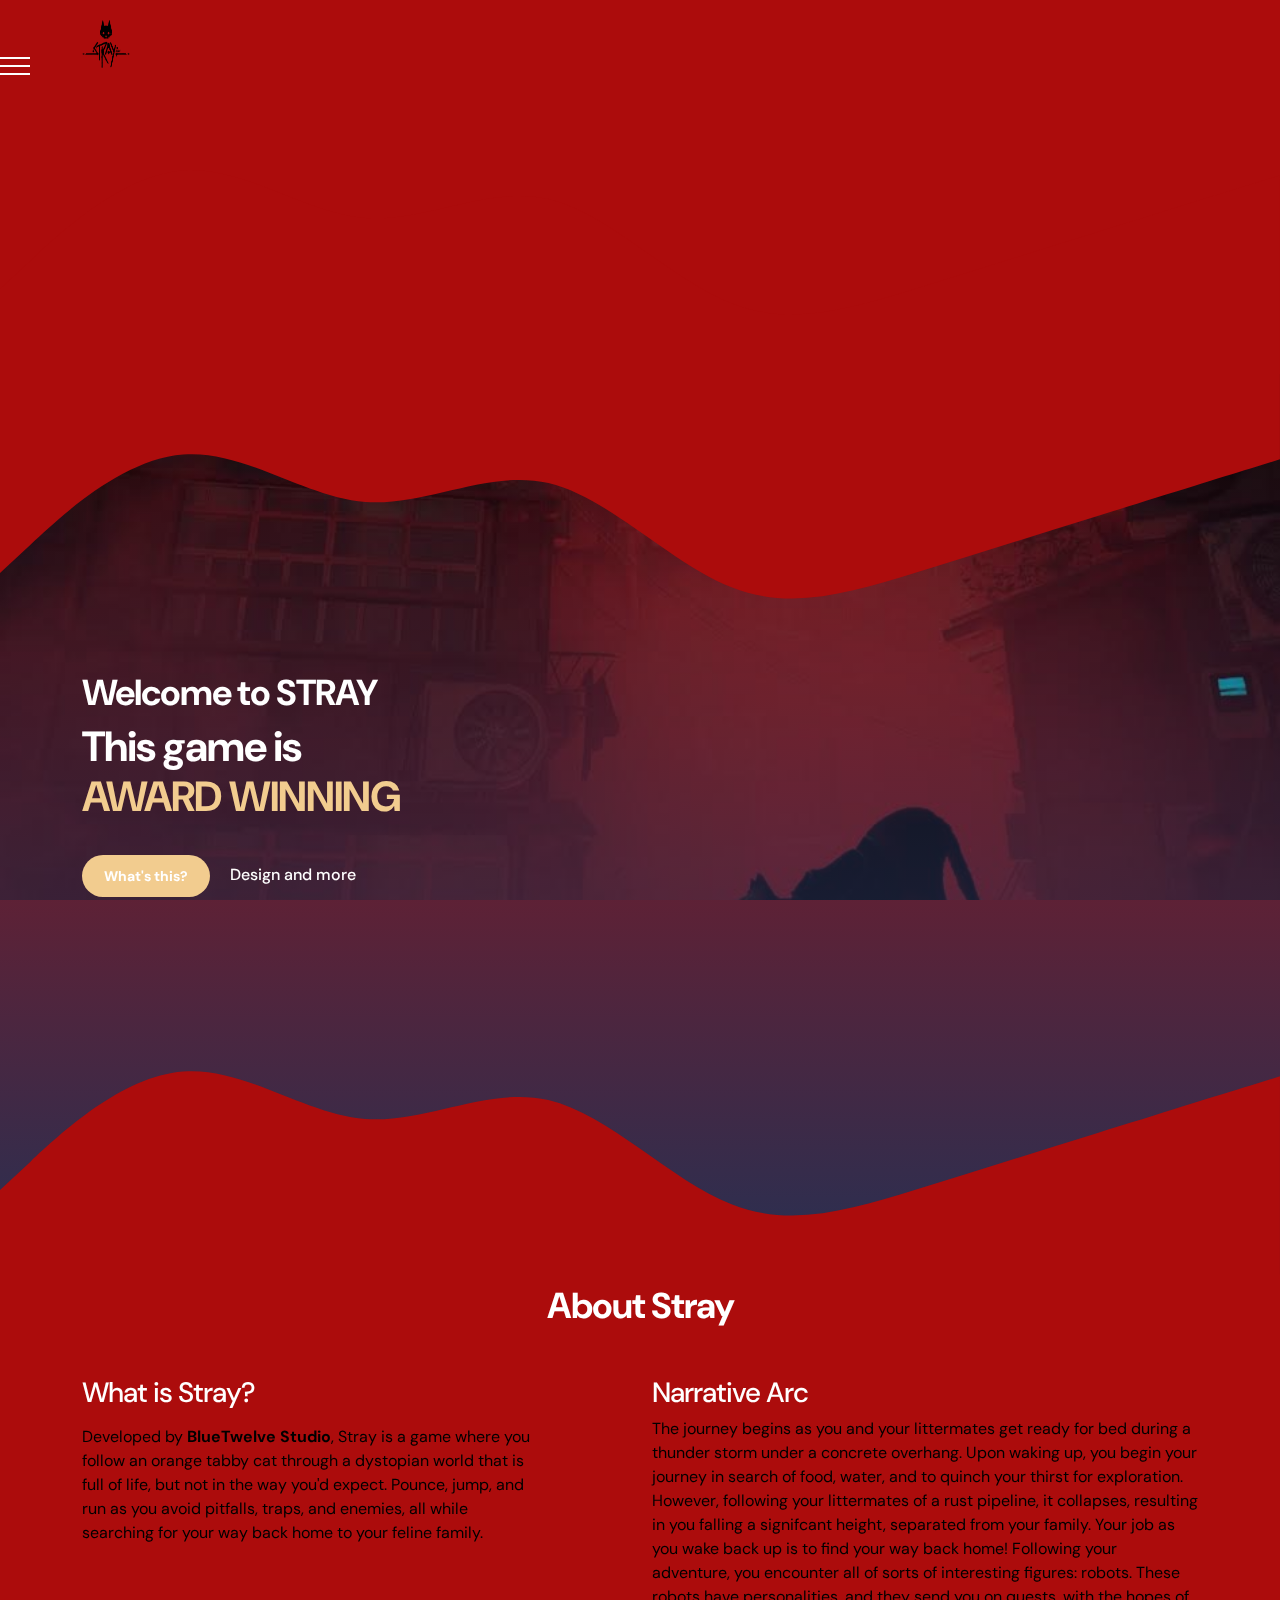
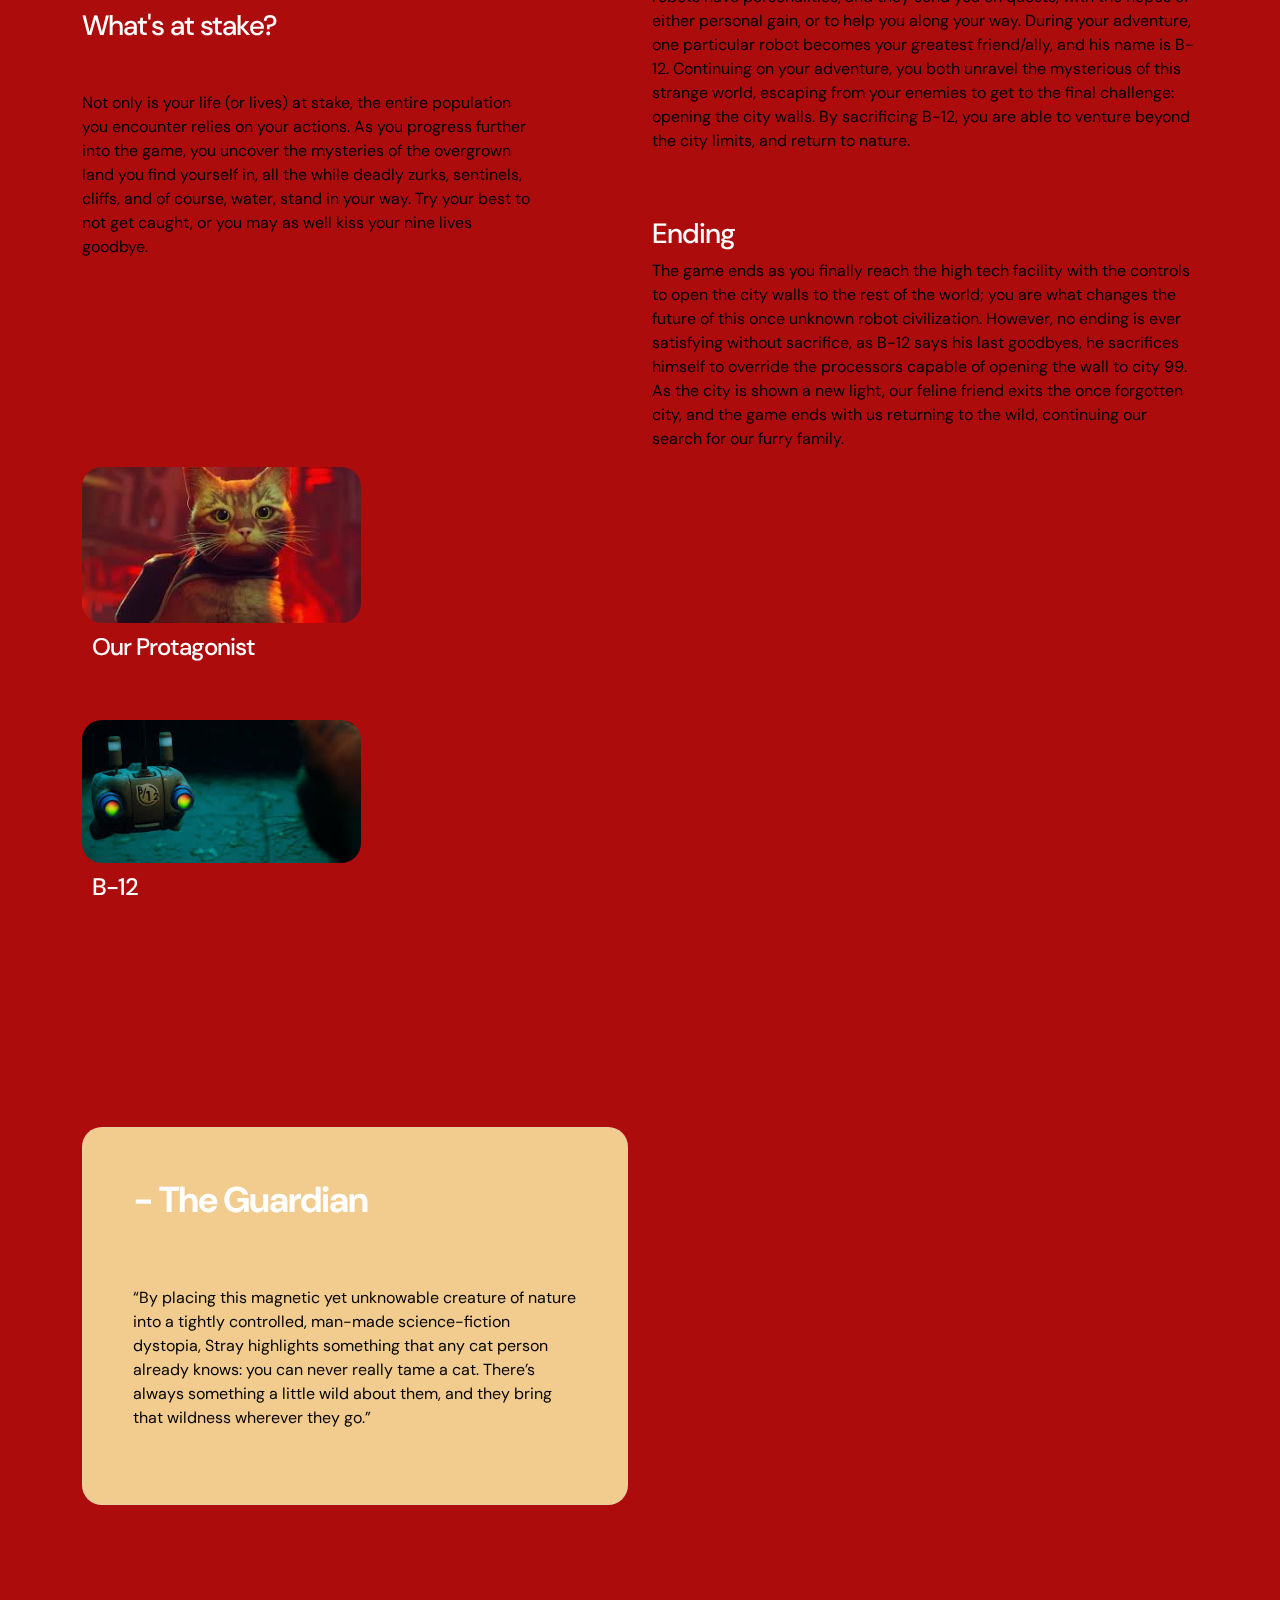
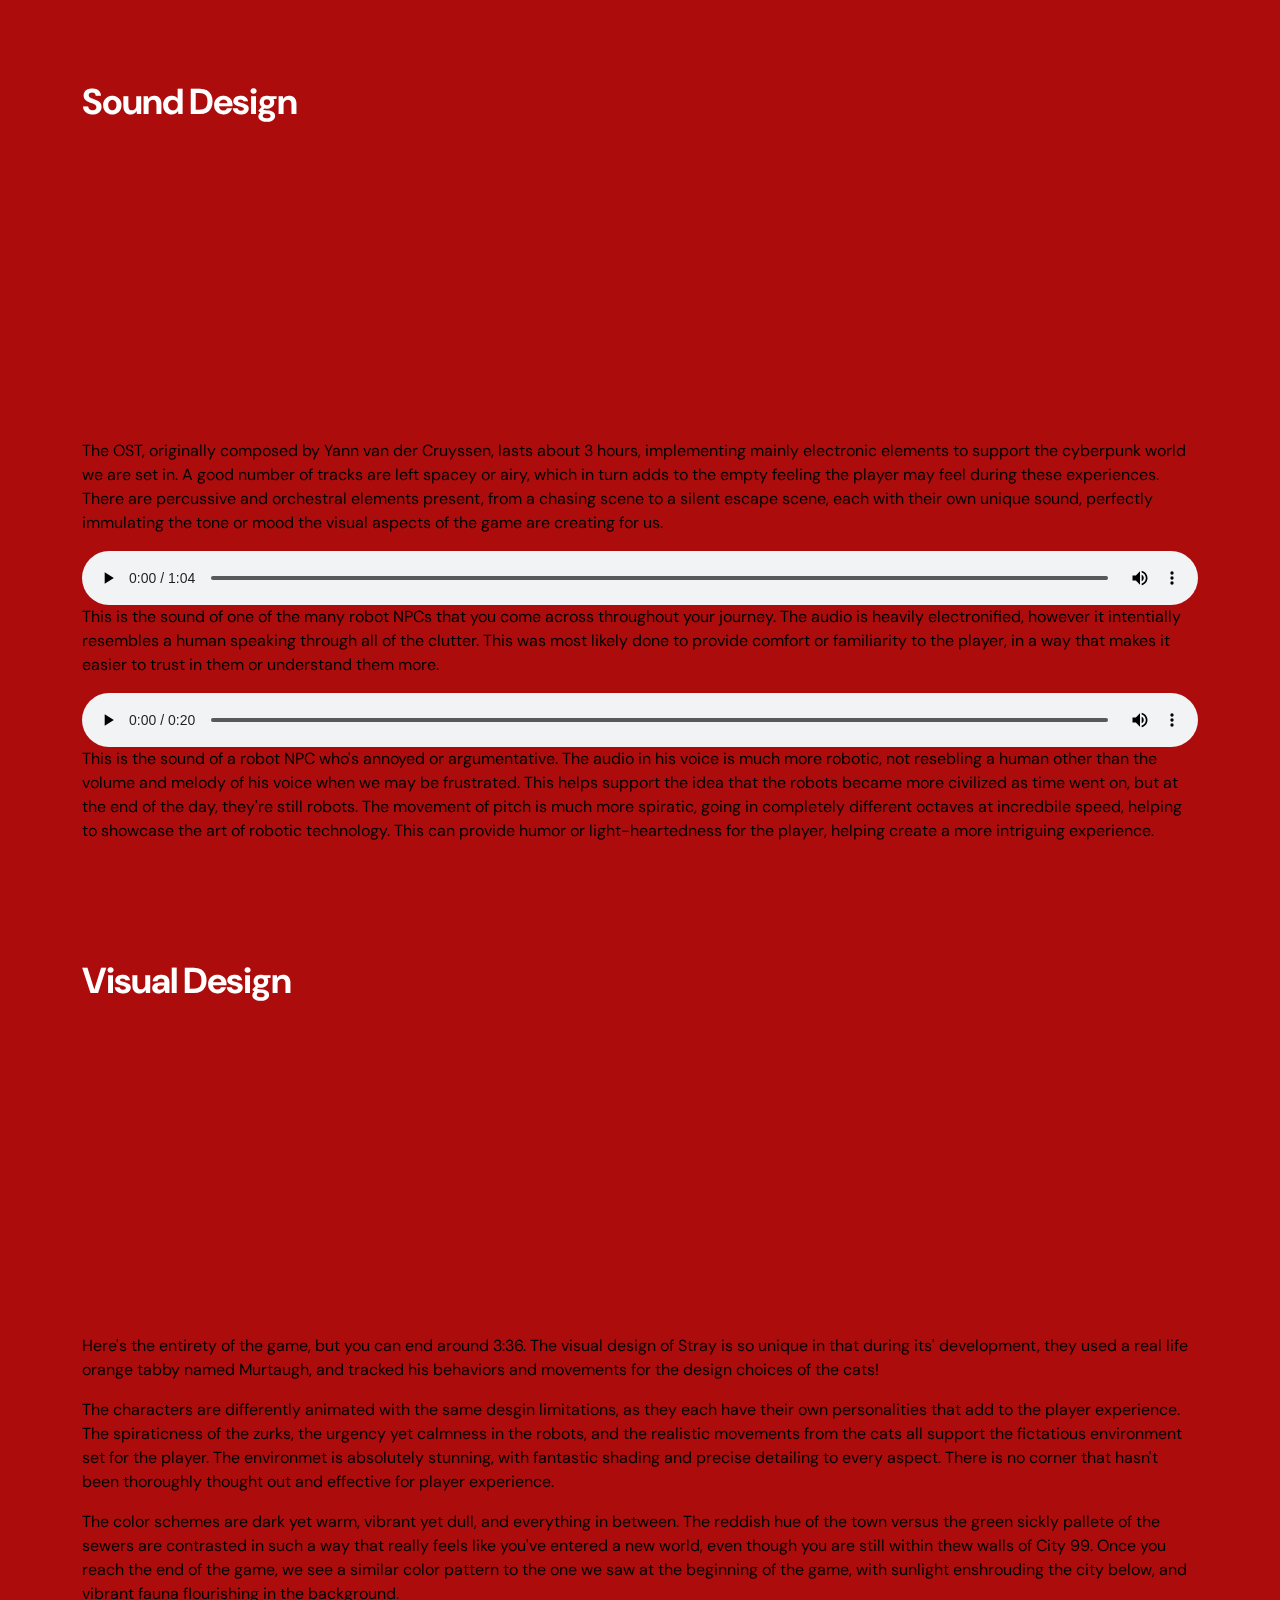
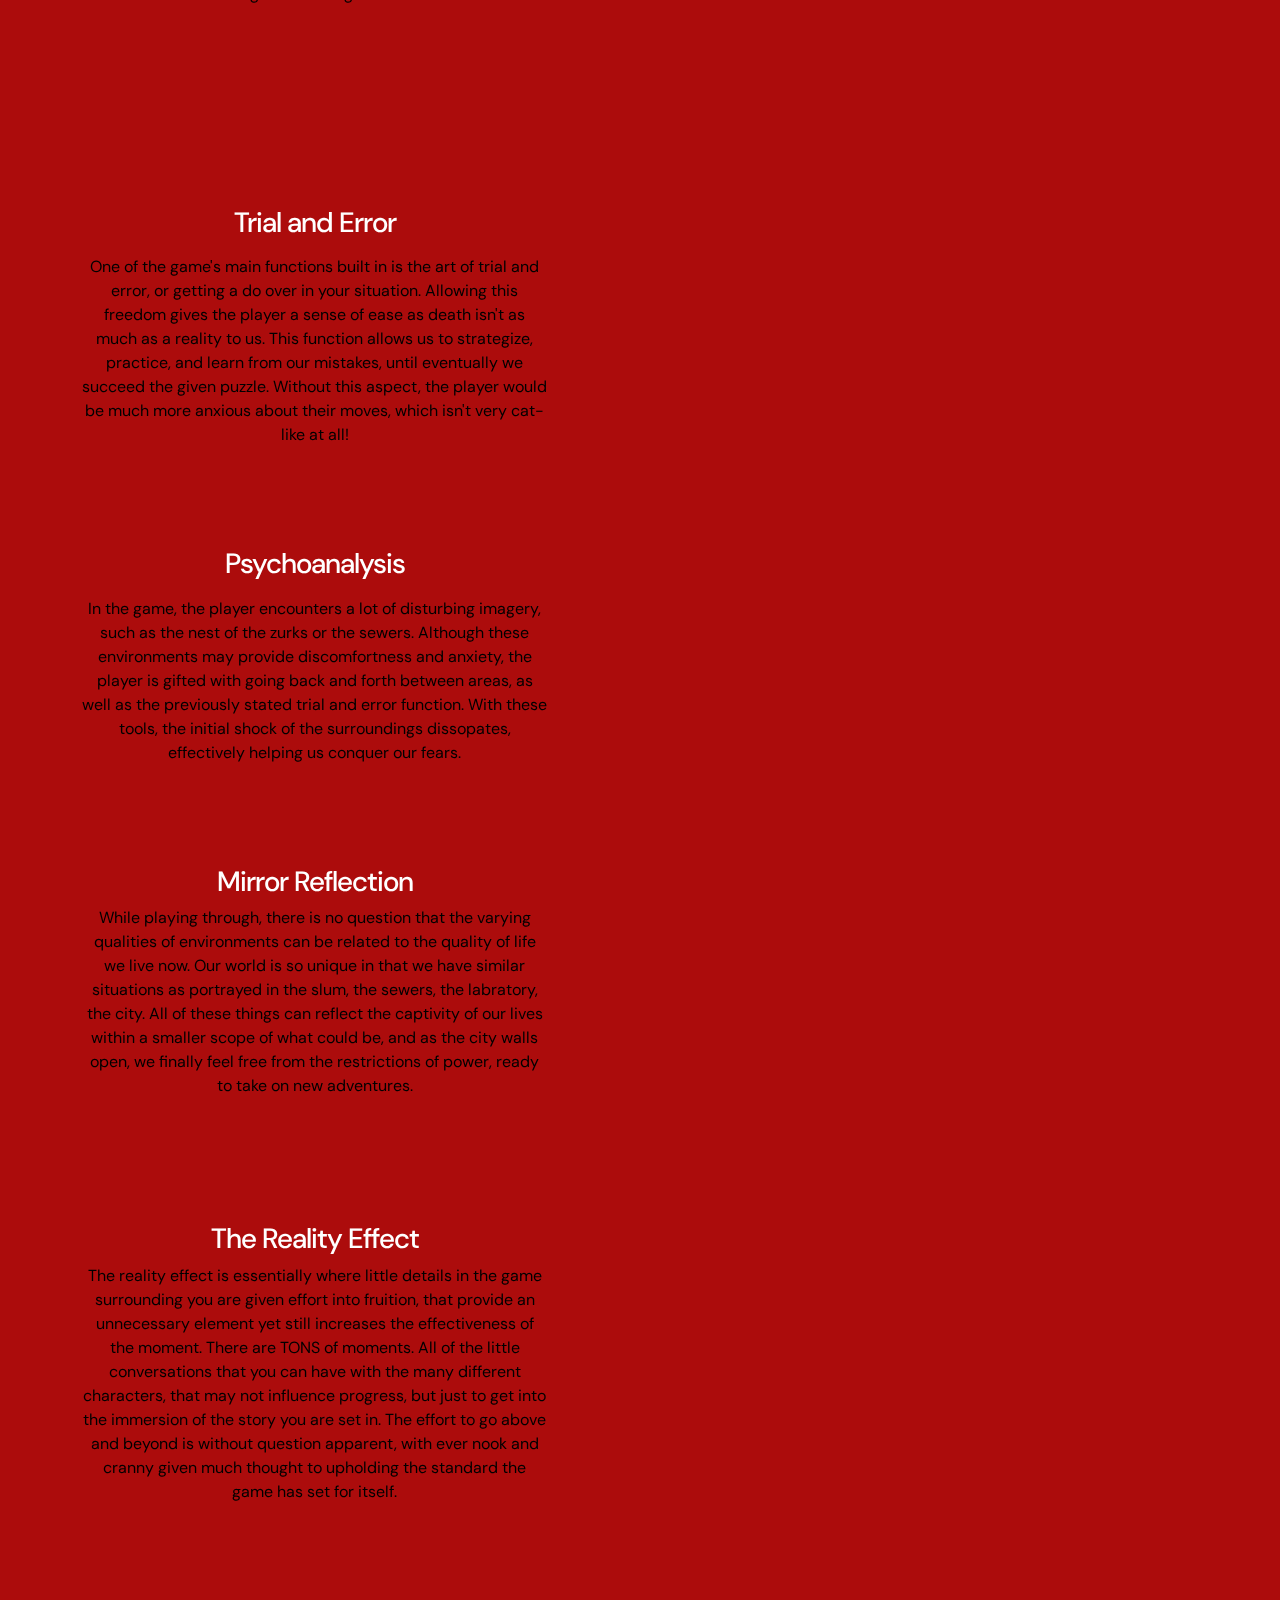
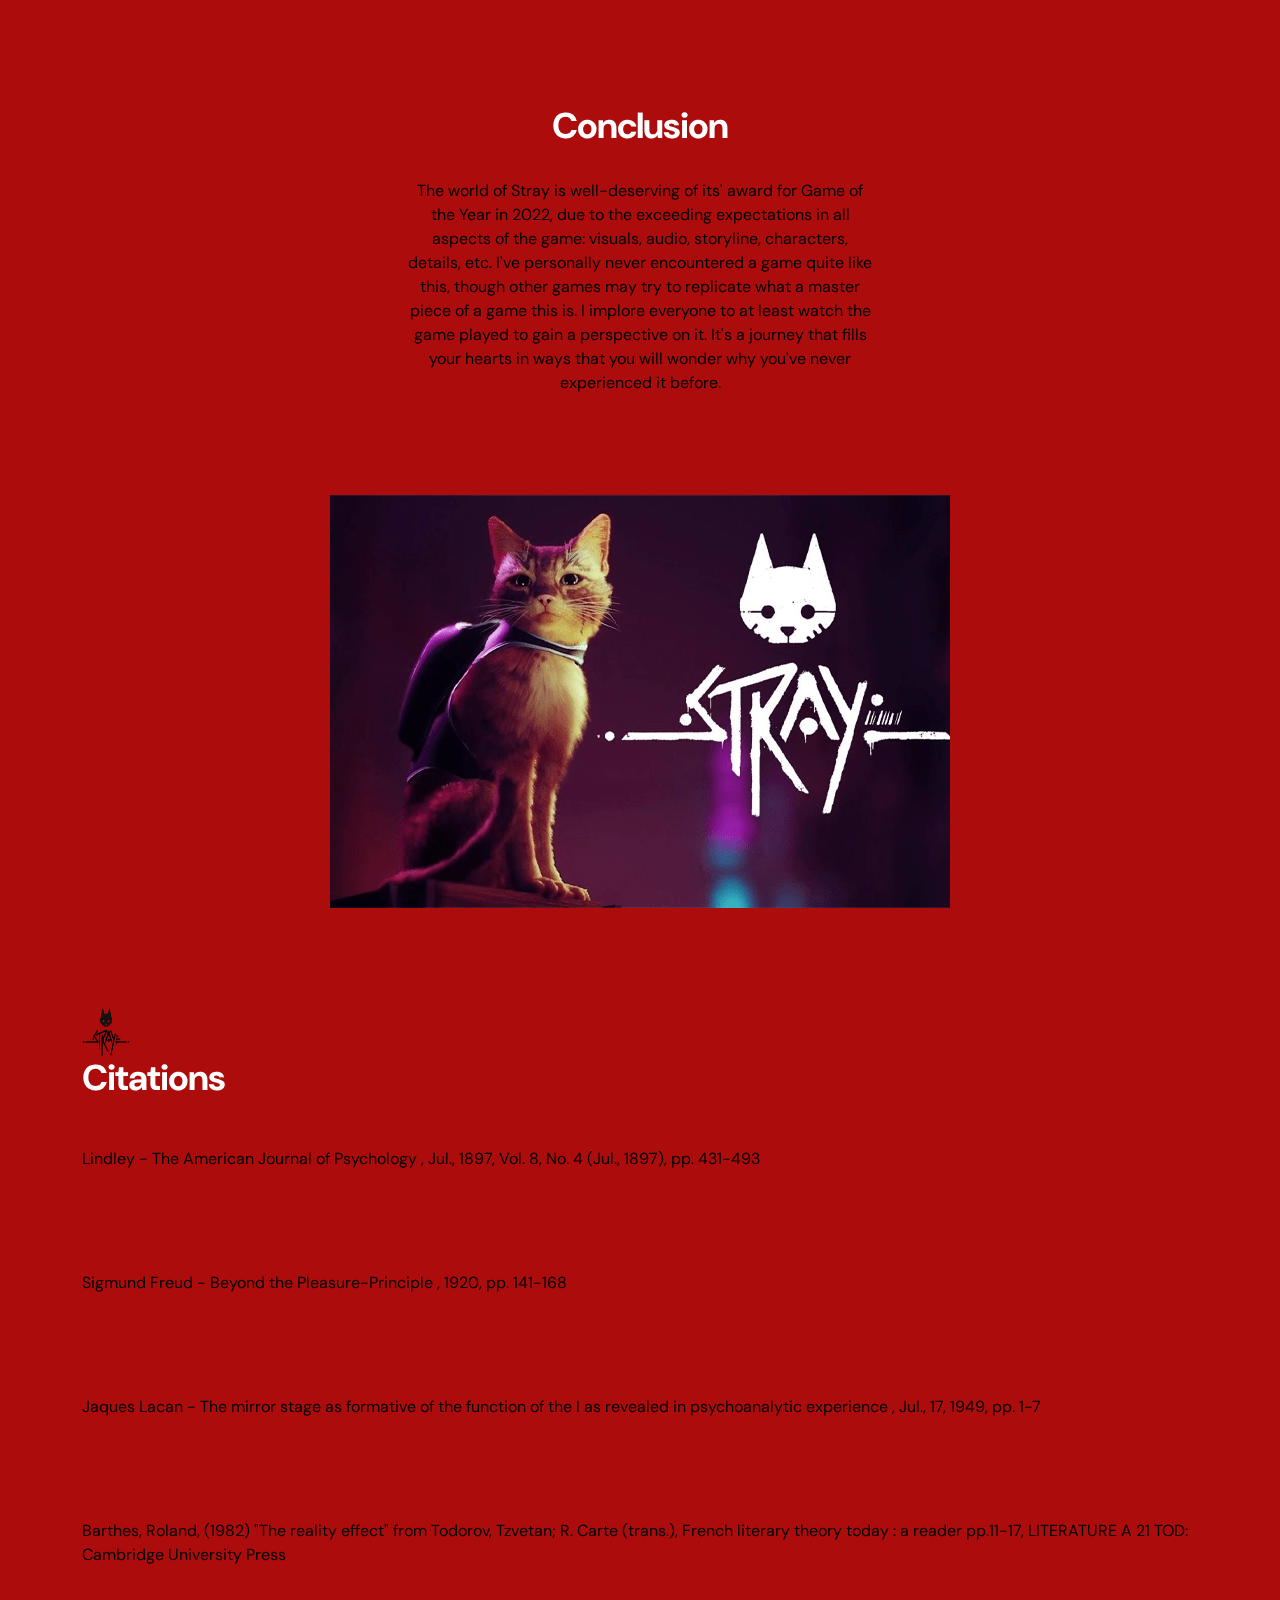
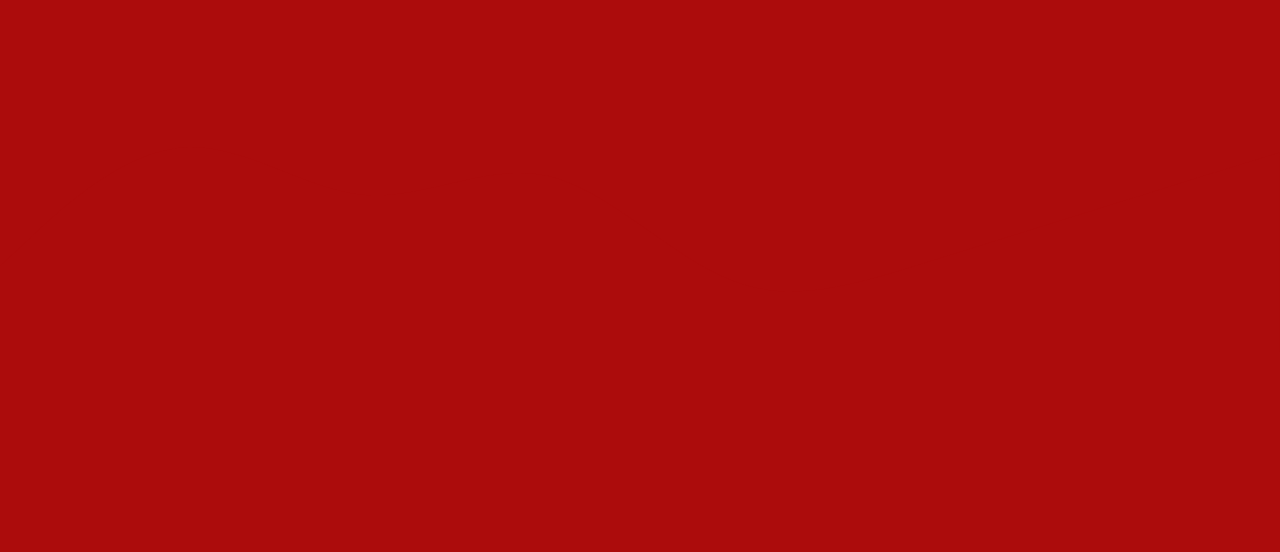
<file: index.html>
<!doctype html>
<html lang="en">
    <head>
        <meta charset="utf-8">
        <meta name="viewport" content="width=device-width, initial-scale=1">

        <meta name="description" content="">
        <meta name="author" content="">
<br></br>
        <title>STRAY</title>

        <!-- CSS FILES -->                
        <link rel="preconnect" href="https://fonts.googleapis.com">

        <link rel="preconnect" href="https://fonts.gstatic.com" crossorigin>

        <link href="https://fonts.googleapis.com/css2?family=DM+Sans:ital,wght@0,400;0,500;0,700;1,400&display=swap" rel="stylesheet">

        <link href="css/bootstrap.min.css" rel="stylesheet">

        <link href="css/bootstrap-icons.css" rel="stylesheet">

        <link href="css/templatemo-tiya-golf-club.css" rel="stylesheet">
        
<!--

TemplateMo 587 STRAY

https://templatemo.com/tm-587-tiya-golf-club

-->
    </head>
    
    <body>

        <main>
<center>
            <nav class="navbar navbar-expand-lg">                
                <div class="container">
                    <a class="navbar-brand d-flex align-items-center" href="index.html">
                        <img src="images/logo.png" class="navbar-brand-image img-fluid" alt="STRAY">
                        <span class="navbar-brand-text">
                           
                        
                        </span>
                    </a>
<br></br>
                    <div class="d-lg-none ms-auto me-3">
                        <a class="btn custom-btn custom-border-btn" data-bs-toggle="offcanvas" href="#offcanvasExample" role="button" aria-controls="offcanvasExample"></a>
                    </div>
                </center>
                    <button class="navbar-toggler" type="button" data-bs-toggle="collapse" data-bs-target="#navbarNav" aria-controls="navbarNav" aria-expanded="false" aria-label="Toggle navigation">
                        <span class="navbar-toggler-icon"></span>
                    </button>
    
                    <div class="collapse navbar-collapse" id="navbarNav">
                        <ul class="navbar-nav ms-lg-auto">
                            <li class="nav-item">
                                <a class="nav-link click-scroll" href="#section_1">home</a>
                            </li>
    
                            <li class="nav-item">
                                <a class="nav-link click-scroll" href="#section_2">About</a>
                            </li>

                            <li class="nav-item">
                                <a class="nav-link click-scroll" href="#section_3">Membership</a>
                            </li>

                            <li class="nav-item">
                                <a class="nav-link click-scroll" href="#section_4">Events</a>
                            </li>

                            <li class="nav-item">
                                <a class="nav-link click-scroll" href="#section_5">Contact Us</a>
                            </li>

                            <li class="nav-item dropdown">
                                <a class="nav-link dropdown-toggle" href="#" id="navbarLightDropdownMenuLink" role="button" data-bs-toggle="dropdown" aria-expanded="false">Pages</a>

                                <ul class="dropdown-menu dropdown-menu-light" aria-labelledby="navbarLightDropdownMenuLink">
                                    <li><a class="dropdown-item" href="event-listing.html">Event Listing</a></li>

                                    <li><a class="dropdown-item" href="event-detail.html">Event Detail</a></li>
                                </ul>
                            </li>
                        </ul>

                        <div class="d-none d-lg-block ms-lg-3">
                            <a class="btn custom-btn custom-border-btn" data-bs-toggle="offcanvas" href="#offcanvasExample" role="button" aria-controls="offcanvasExample">Member Login</a>
                        </div>
                    </div>
                </div>
            </nav>

           
                <svg xmlns="http://www.w3.org/2000/svg" viewBox="0 0 1440 320"><path fill="#AC0C0C" fill-opacity="1" d="M0,224L34.3,192C68.6,160,137,96,206,90.7C274.3,85,343,139,411,144C480,149,549,107,617,122.7C685.7,139,754,213,823,240C891.4,267,960,245,1029,224C1097.1,203,1166,181,1234,160C1302.9,139,1371,117,1406,106.7L1440,96L1440,320L1405.7,320C1371.4,320,1303,320,1234,320C1165.7,320,1097,320,1029,320C960,320,891,320,823,320C754.3,320,686,320,617,320C548.6,320,480,320,411,320C342.9,320,274,320,206,320C137.1,320,69,320,34,320L0,320Z"></path></svg>
            </div>
            

            <section class="hero-section d-flex justify-content-center align-items-center" id="section_1">

                <div class="section-overlay"></div>

                <svg xmlns="http://www.w3.org/2000/svg" viewBox="0 0 1440 320"><path fill="#AC0C0C" fill-opacity="1" d="M0,224L34.3,192C68.6,160,137,96,206,90.7C274.3,85,343,139,411,144C480,149,549,107,617,122.7C685.7,139,754,213,823,240C891.4,267,960,245,1029,224C1097.1,203,1166,181,1234,160C1302.9,139,1371,117,1406,106.7L1440,96L1440,0L1405.7,0C1371.4,0,1303,0,1234,0C1165.7,0,1097,0,1029,0C960,0,891,0,823,0C754.3,0,686,0,617,0C548.6,0,480,0,411,0C342.9,0,274,0,206,0C137.1,0,69,0,34,0L0,0Z"></path></svg>

                <div class="container">
                    <div class="row">

                        <div class="col-lg-6 col-12 mb-5 mb-lg-0">
                            <h2 class="text-white">Welcome to STRAY</h2>

                            <h1 class="cd-headline rotate-1 text-white mb-4 pb-2">
                                <span>This game is</span>
                                <span class="cd-words-wrapper">
                                    <b class="is-visible">AWARD WINNING</b>
                                    <b>GAME OF THE YEAR</b>
                                    <b>PURRRFECT!</b>
                                </span>
                            </h1>

                            <div class="custom-btn-group">
                                <a href="#section_2" class="btn custom-btn smoothscroll me-3">What's this?</a>

                                <a href="#section_3" class="link smoothscroll">Design and more</a>
                            </div>
                        </div>

                        <div class="col-lg-6 col-12">
                            <div class="ratio ratio-16x9">
                                <iframe width="560" height="315" src="https://www.youtube.com/embed/Rda52S3Jah8?si=akHk7PsciiNY8iR3" title="YouTube video player" frameborder="0" allow="accelerometer; autoplay; clipboard-write; encrypted-media; gyroscope; picture-in-picture; web-share" allowfullscreen></iframe>
                            </div>
                        </div>

                    </div>
                </div>

                <svg xmlns="http://www.w3.org/2000/svg" viewBox="0 0 1440 320"><path fill="#AC0C0C" fill-opacity="1" d="M0,224L34.3,192C68.6,160,137,96,206,90.7C274.3,85,343,139,411,144C480,149,549,107,617,122.7C685.7,139,754,213,823,240C891.4,267,960,245,1029,224C1097.1,203,1166,181,1234,160C1302.9,139,1371,117,1406,106.7L1440,96L1440,320L1405.7,320C1371.4,320,1303,320,1234,320C1165.7,320,1097,320,1029,320C960,320,891,320,823,320C754.3,320,686,320,617,320C548.6,320,480,320,411,320C342.9,320,274,320,206,320C137.1,320,69,320,34,320L0,320Z"></path></svg>
            </section>


            <section class="about-section section-padding" id="section_2">
                <div class="container">
                    <div class="row">
<path fill="#AC0C0C" fill-opacity="1"></path>
                        <div class="col-lg-12 col-12 text-center">
                            <h2 class="mb-lg-5 mb-4">About Stray</h2>
                        </div>

                        <div class="col-lg-5 col-12 me-auto mb-4 mb-lg-0">
                            <h3 class="mb-3">What is Stray?</h3>

                            <p>Developed by <strong>BlueTwelve Studio</strong>, Stray is a game where you follow an orange tabby cat through a dystopian world that is full of life, but not in the way you'd expect. Pounce, jump, and run as you avoid pitfalls, traps, and enemies, all while searching for your way back home to your feline family.</p>
                <br></br>
                            <h3 class="mb-lg-5 mb-4">What's at stake?</h3>

                            <p>Not only is your life (or lives) at stake, the entire population you encounter relies on your actions. As you progress further into the game, you uncover the mysteries of the overgrown land you find yourself in, all the while deadly zurks, sentinels, cliffs, and of course, water, stand in your way. Try your best to not get caught, or you may as well kiss your nine lives goodbye.</p>
                        </div>
                        <div class="col-lg-6 col-12">
                            <h3 class="col-lg-6 col-12">Narrative Arc</h3>
                            
                            <p>The journey begins as you and your littermates get ready for bed during a thunder storm under a concrete overhang. Upon waking up, you begin your journey in search of food, water, and to quinch your thirst for exploration. However, following your littermates of a rust pipeline, it collapses, resulting in you falling a signifcant height, separated from your family. Your job as you wake back up is to find your way back home! Following your adventure, you encounter all of sorts of interesting figures: robots. These robots have personalities, and they send you on quests, with the hopes of either personal gain, or to help you along your way. During your adventure, one particular robot becomes your greatest friend/ally, and his name is B-12. Continuing on your adventure, you both unravel the mysterious of this strange world, escaping from your enemies to get to the final challenge: opening the city walls. By sacrificing B-12, you are able to venture beyond the city limits, and return to nature.</p>
                          
                            <br></br>

                            <h3 class="col-lg-6 col-12">Ending</h3>

                            <p>The game ends as you finally reach the high tech facility with the controls to open the city walls to the rest of the world; you are what changes the future of this once unknown robot civilization. However, no ending is ever satisfying without sacrifice, as B-12 says his last goodbyes, he sacrifices himself to override the processors capable of opening the wall to city 99. As the city is shown a new light, our feline friend exits the once forgotten city, and the game ends with us returning to the wild, continuing our search for our furry family.</p>
                        
                        </div>
                        </div>

                        <div class="col-lg-3 col-md-6 col-12 mb-4 mb-lg-0 mb-md-0">
                            <div class="member-block">
                                <div class="member-block-image-wrap">
                                    <img src="images/members/Stray Cat.jpg" class="member-block-image img-fluid" alt="">

                                    
                                        </li>
                                    </ul>
                                </div>

                                <div class="member-block-info d-flex align-items-center">
                                    <h4>Our Protagonist</h4>

                                 
                                </div>
                            </div>
                        </div>
                <br></br>
                        <div class="col-lg-3 col-md-6 col-12">
                            <div class="member-block">
                                <div class="member-block-image-wrap">
                                    <img src="images/members/B-12.jpg" class="member-block-image img-fluid" alt="">

                                    
                                </div>

                                <div class="member-block-info d-flex align-items-center">
                                    <h4>B-12</h4>

                                 
                                </div>
                            </div>
                        </div>

                    
            </section>


            <section class="section-bg-image">
                <svg viewBox="0 0 1265 144" xmlns="http://www.w3.org/2000/svg" xmlns:xlink="http://www.w3.org/1999/xlink"><path fill="#AC0C0C" d="M 0 40 C 164 40 164 20 328 20 L 328 20 L 328 0 L 0 0 Z" stroke-width="0"></path> <path fill="#AC0C0C" d="M 327 20 C 445.5 20 445.5 89 564 89 L 564 89 L 564 0 L 327 0 Z" stroke-width="0"></path> <path fill="#AC0C0C" d="M 563 89 C 724.5 89 724.5 48 886 48 L 886 48 L 886 0 L 563 0 Z" stroke-width="0"></path><path fill="#AC0C0C" d="M 885 48 C 1006.5 48 1006.5 67 1128 67 L 1128 67 L 1128 0 L 885 0 Z" stroke-width="0"></path><path fill="#AC0C0C" d="M 1127 67 C 1196 67 1196 0 1265 0 L 1265 0 L 1265 0 L 1127 0 Z" stroke-width="0"></path></svg>

                <div class="container">
                    <div class="row">

                        <div class="col-lg-6 col-12">
                            <div class="section-bg-image-block">
                                <h2 class="mb-lg-3">- The Guardian</h2>
<br></br>
                                <p>“By placing this magnetic yet unknowable creature of nature into a tightly controlled, man-made science-fiction dystopia, Stray highlights something that any cat person already knows: you can never really tame a cat. There’s always something a little wild about them, and they bring that wildness wherever they go.”</p>

                                <form action="#" method="get" class="custom-form mt-lg-4 mt-2" role="form">
                                   

                                       

                                </form>
                            </div>
                        </div>

                    </div>
                </div>

                <svg viewBox="0 0 1265 144" xmlns="http://www.w3.org/2000/svg" xmlns:xlink="http://www.w3.org/1999/xlink"><path fill="#AC0C0C" d="M 0 40 C 164 40 164 20 328 20 L 328 20 L 328 0 L 0 0 Z" stroke-width="0"></path> <path fill="#AC0C0C  " d="M 327 20 C 445.5 20 445.5 89 564 89 L 564 89 L 564 0 L 327 0 Z" stroke-width="0"></path> <path fill="#AC0C0C" d="M 563 89 C 724.5 89 724.5 48 886 48 L 886 48 L 886 0 L 563 0 Z" stroke-width="0"></path><path fill="#AC0C0C" d="M 885 48 C 1006.5 48 1006.5 67 1128 67 L 1128 67 L 1128 0 L 885 0 Z" stroke-width="0"></path><path fill="#AC0C0C" d="M 1127 67 C 1196 67 1196 0 1265 0 L 1265 0 L 1265 0 L 1127 0 Z" stroke-width="0"></path></svg>
            </section>


            <section class="membership-section section-padding" id="section_3">
                <div class="container">
                    <div class="row">

                        
                                    </thead>

                                    <tbody>
                                        <tr>
                                            <th scope="row" class="text-start"><h2 class="mb-lg-3">Sound Design</h2></th>
                                            <br></br>
                                            <iframe 
                                            width="0" 
                                            height="300" 
                                            scrolling="no" 
                                            frameborder="no" 
                                            src="https://w.soundcloud.com/player/?url=https%3A//api.soundcloud.com/tracks/1311480532&color=%23ff5500&auto_play=false&hide_related=false&show_comments=true&show_user=true&show_reposts=false&show_teaser=true&visual=true"></iframe>
                                        </iframe>
                                    <br></br>
                                    <br></br>
                                            <p>The OST, originally composed by Yann van der Cruyssen, lasts about 3 hours, implementing mainly electronic elements to support the cyberpunk world we are set in. A good number of tracks are left spacey or airy, which in turn adds to the empty feeling the player may feel during these experiences. There are percussive and orchestral elements present, from a chasing scene to a silent escape scene, each with their own unique sound, perfectly immulating the tone or mood the visual aspects of the game are creating for us.</p>

                                            <audio controls>
                                                <source src="images/members/Talk_spec_ph_doc.ogg" type="audio/ogg">
                                                Your browser does not support the audio element.
                                            </audio>
                                            <p>This is the sound of one of the many robot NPCs that you come across throughout your journey. The audio is heavily electronified, however it intentially resembles a human speaking through all of the clutter. This was most likely done to provide comfort or familiarity to the player, in a way that makes it easier to trust in them or understand them more.</p>
                                        
                                            <audio controls>
                                                <source src="images/members/Voicy_Stray _ Droid Annoyed Voice [Sound Effect].mp3" type="audio/ogg">
                                                Your browser does not support the audio element.
                                            </audio>
                                            
<p>This is the sound of a robot NPC who's annoyed or argumentative. The audio in his voice is much more robotic, not resebling a human other than the volume and melody of his voice when we may be frustrated. This helps support the idea that the robots became more civilized as time went on, but at the end of the day, they're still robots. The movement of pitch is much more spiratic, going in completely different octaves at incredbile speed, helping to showcase the art of robotic technology. This can provide humor or light-heartedness for the player, helping create a more intriguing experience.</p>
                                        
                                    </tbody>
                                </table>
                            </div>
                        </div>

                        
                                </div>
                            </form>
                        </div>

                    </div>
                </div>
            </section>


            <section>
                <div class="container">
                    <div class="row">
                        <th scope="row" class="text-start"><h2 class="mb-lg-3">Visual Design</h2></th>
                        <iframe width="560" height="315" src="https://www.youtube.com/embed/2YeUJJ4xAC4?si=LthzBzxtzrW4Jcri&amp;start=114&end=335" title="YouTube video player" frameborder="0" allow="accelerometer; autoplay; clipboard-write; encrypted-media; gyroscope; picture-in-picture; web-share" referrerpolicy="strict-origin-when-cross-origin" allowfullscreen></iframe>

                <p>Here's the entirety of the game, but you can end around 3:36.


                    The visual design of Stray is so unique in that during its' development, they used a real life orange tabby named Murtaugh, and tracked his behaviors and movements for the design choices of the cats!</p>

               <p>The characters are differently animated with the same desgin limitations, as they each have their own personalities that add to the player experience. The spiraticness of the zurks, the urgency yet calmness in the robots, and the realistic movements from the cats all support the fictatious environment set for the player. The environmet is absolutely stunning, with fantastic shading and precise detailing to every aspect. There is no corner that hasn't been thoroughly thought out and effective for player experience.</p>

               <p style="margin-bottom: 200px;">The color schemes are dark yet warm, vibrant yet dull, and everything in between. The reddish hue of the town versus the green sickly pallete of the sewers are contrasted in such a way that really feels like you've entered a new world, even though you are still within thew walls of City 99. Once you reach the end of the game, we see a similar color pattern to the one we saw at the beginning of the game, with sunlight enshrouding the city below, and vibrant fauna flourishing in the background.</p>
                            
               
               <center>
               <div class="col-lg-5 col-auto me-auto mb-4 mb-lg-0">
               <h3 class="mb-3">Trial and Error</h3>

                <p style="margin-bottom: 100px;">One of the game's main functions built in is the art of trial and error, or getting a do over in your situation. Allowing this freedom gives the player a sense of ease as death isn't as much as a reality to us. This function allows us to strategize, practice, and learn from our mistakes, until eventually we succeed the given puzzle. Without this aspect, the player would be much more anxious about their moves, which isn't very cat-like at all!</p>

                <h3 class="mb-3">Psychoanalysis</h3>

                <p style="margin-bottom: 100px;">In the game, the player encounters a lot of disturbing imagery, such as the nest of the zurks or the sewers. Although these environments may provide discomfortness and anxiety, the player is gifted with going back and forth between areas, as well as the previously stated trial and error function. With these tools, the initial shock of the surroundings dissopates, effectively helping us conquer our fears.</p>
                                
                
                    <h3 class="col-12">Mirror Reflection</h3>
                    
                    <p style="margin-bottom: 100px;">While playing through, there is no question that the varying qualities of environments can be related to the quality of life we live now. Our world is so unique in that we have similar situations as portrayed in the slum, the sewers, the labratory, the city. All of these things can reflect the captivity of our lives within a smaller scope of what could be, and as the city walls open, we finally feel free from the restrictions of power, ready to take on new adventures.</p>
                    
                    <br>
                    
                    <h3 class="col-12">The Reality Effect</h3>
                    
                    <p style="margin-bottom: 100px;">The reality effect is essentially where little details in the game surrounding you are given effort into fruition, that provide an unnecessary element yet still increases the effectiveness of the moment. There are TONS of moments. All of the little conversations that you can have with the many different characters, that may not influence progress, but just to get into the immersion of the story you are set in. The effort to go above and beyond is without question apparent, with ever nook and cranny given much thought to upholding the standard the game has set for itself.</p>
                </div>
                                    
                        </div>

                    </div>
                </div>
            </center>
            </section>


            <section class="contact-section section-padding" id="section_5">
                <div class="container">
                    <div class="row">
<center>
                        <div class="col-lg-5 col-12">
                            <form action="#" method="post" class="custom-form contact-form" role="form">
                                <h2 class="mb-4 pb-2">Conclusion</h2>
                                <p style="margin-bottom: 100px;">The world of Stray is well-deserving of its' award for Game of the Year in 2022, due to the exceeding expectations in all aspects of the game: visuals, audio, storyline, characters, details, etc. I've personally never encountered a game quite like this, though other games may try to replicate what a master piece  of a game this is. I implore everyone to at least watch the game played to gain a perspective on it. It's a journey that fills your hearts in ways that you will wonder why you've never experienced it before.
                              
                                        </div>
                                    </div>
                                    </div>

                                    
                                    

                                       


                                <center>
                                    <img src="images/members/Stare.webp" class="img-fluid" alt="">
                            </div>
                        </div>
</center>
                    </div>
                </div>
            </section>
        </main>

        <footer class="site-footer">
            <div class="container">
                <div class="row">

                    <div class="col-lg-6 col-12 me-auto mb-5 mb-lg-0">
                        <a class="navbar-brand d-flex align-items-center" href="index.html">
                            <img src="images/logo.png" class="navbar-brand-image img-fluid" alt="">
                            
                               
                                
                            </span>
                        </a>
                    </div>

                    <h2 class="mb-lg-5 mb-4">Citations</h2>
                    <p style="margin-bottom: 100px;">Lindley - The American Journal of Psychology , Jul., 1897, Vol. 8, No. 4 (Jul., 1897), pp.
                        431-493
                        </p>
                        <p style="margin-bottom: 100px;">Sigmund Freud - Beyond the Pleasure-Principle , 1920, pp. 141-168</p>
                        <p style="margin-bottom: 100px;">Jaques Lacan - The mirror stage as formative of the function of the I as revealed in psychoanalytic experience , Jul., 17, 1949, pp. 1-7</p>
                        <p style="margin-bottom: 100px;">Barthes, Roland, (1982) "The reality effect" from Todorov, Tzvetan; R. Carte (trans.), French literary
                            theory today : a reader pp.11-17, LITERATURE A 21 TOD: Cambridge University Press
                                </li>
                            </ul>
                            
                        </div>

                </div>
            </div>
         
            <svg xmlns="http://www.w3.org/2000/svg" viewBox="0 0 1440 320"><path fill="#AC0C0C" fill-opacity="1" d="M0,224L34.3,192C68.6,160,137,96,206,90.7C274.3,85,343,139,411,144C480,149,549,107,617,122.7C685.7,139,754,213,823,240C891.4,267,960,245,1029,224C1097.1,203,1166,181,1234,160C1302.9,139,1371,117,1406,106.7L1440,96L1440,320L1405.7,320C1371.4,320,1303,320,1234,320C1165.7,320,1097,320,1029,320C960,320,891,320,823,320C754.3,320,686,320,617,320C548.6,320,480,320,411,320C342.9,320,274,320,206,320C137.1,320,69,320,34,320L0,320Z"></path></svg>
        </footer>


        <!-- JAVASCRIPT FILES -->
        <script src="js/jquery.min.js"></script>
        <script src="js/bootstrap.bundle.min.js"></script>
        <script src="js/jquery.sticky.js"></script>
        <script src="js/click-scroll.js"></script>
        <script src="js/animated-headline.js"></script>
        <script src="js/modernizr.js"></script>
        <script src="js/custom.js"></script>

    </body>
</html>
</file>
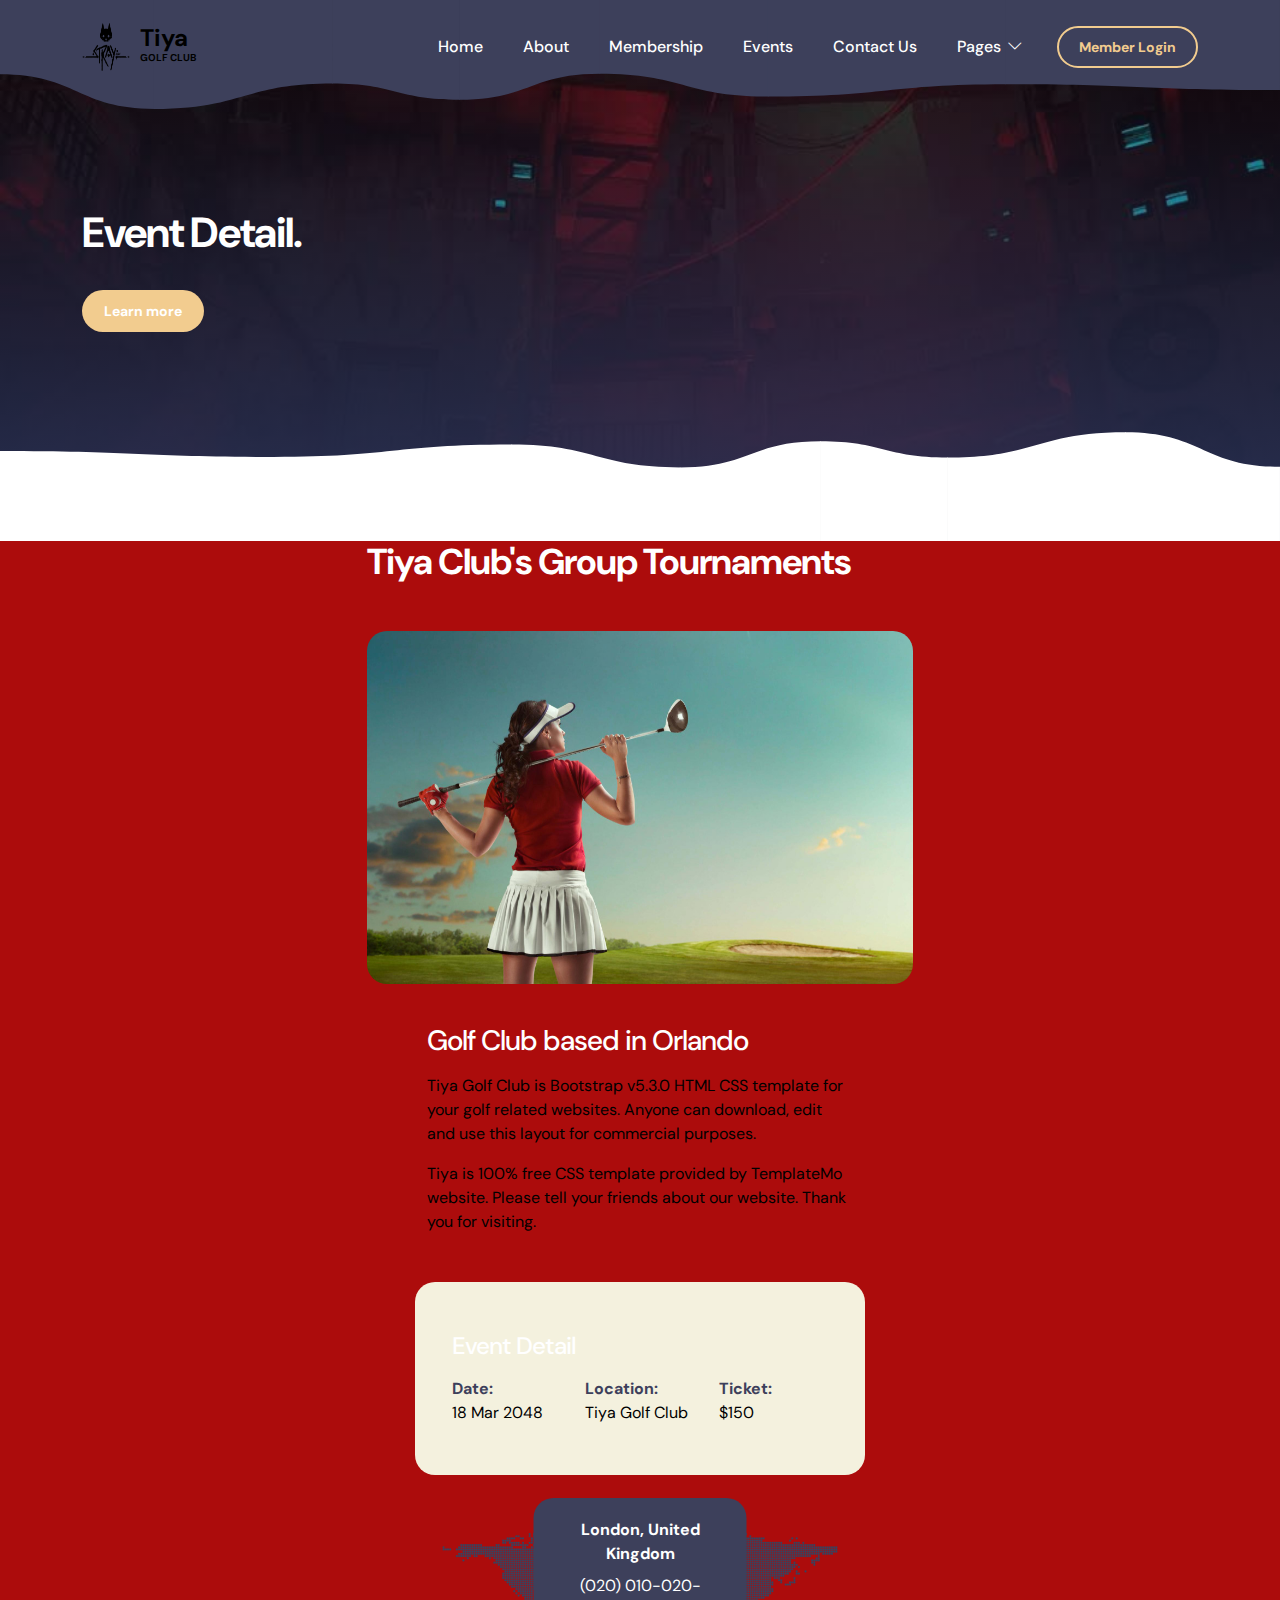
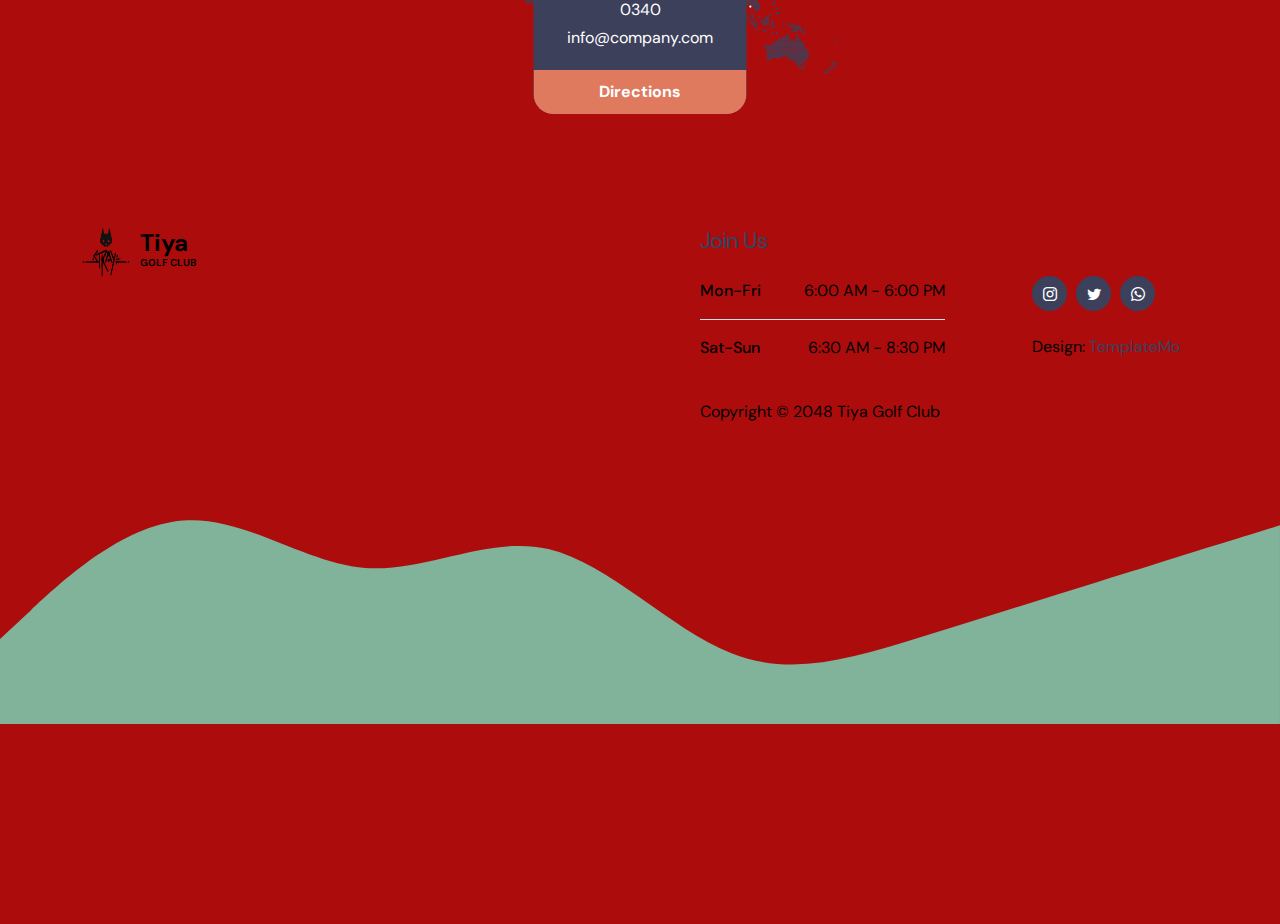
<file: event-detail.html>
<!doctype html>
<html lang="en">
    <head>
        <meta charset="utf-8">
        <meta name="viewport" content="width=device-width, initial-scale=1">

        <meta name="description" content="">
        <meta name="author" content="">

        <title>Tiya Golf Club - Event Detail</title>

        <!-- CSS FILES -->                
        <link rel="preconnect" href="https://fonts.googleapis.com">

        <link rel="preconnect" href="https://fonts.gstatic.com" crossorigin>

        <link href="https://fonts.googleapis.com/css2?family=DM+Sans:ital,wght@0,400;0,500;0,700;1,400&display=swap" rel="stylesheet">

        <link href="css/bootstrap.min.css" rel="stylesheet">

        <link href="css/bootstrap-icons.css" rel="stylesheet">

        <link href="css/templatemo-tiya-golf-club.css" rel="stylesheet">
        
<!--

TemplateMo 587 Tiya Golf Club

https://templatemo.com/tm-587-tiya-golf-club

-->
    </head>
    
    <body>

        <main>

            <nav class="navbar navbar-expand-lg">                
                <div class="container">
                    <a class="navbar-brand d-flex align-items-center" href="index.html">
                        <img src="images/logo.png" class="navbar-brand-image img-fluid" alt="Tiya Golf Club">
                        <span class="navbar-brand-text">
                            Tiya
                            <small>Golf Club</small>
                        </span>
                    </a>

                    <div class="d-lg-none ms-auto me-3">
                        <a class="btn custom-btn custom-border-btn" data-bs-toggle="offcanvas" href="#offcanvasExample" role="button" aria-controls="offcanvasExample">Member Login</a>
                    </div>
    
                    <button class="navbar-toggler" type="button" data-bs-toggle="collapse" data-bs-target="#navbarNav" aria-controls="navbarNav" aria-expanded="false" aria-label="Toggle navigation">
                        <span class="navbar-toggler-icon"></span>
                    </button>
    
                    <div class="collapse navbar-collapse" id="navbarNav">
                        <ul class="navbar-nav ms-lg-auto">
                            <li class="nav-item">
                                <a class="nav-link" href="index.html#section_1">Home</a>
                            </li>
    
                            <li class="nav-item">
                                <a class="nav-link" href="index.html#section_2">About</a>
                            </li>

                            <li class="nav-item">
                                <a class="nav-link" href="index.html#section_3">Membership</a>
                            </li>

                            <li class="nav-item">
                                <a class="nav-link" href="index.html#section_4">Events</a>
                            </li>

                            <li class="nav-item">
                                <a class="nav-link" href="index.html#section_5">Contact Us</a>
                            </li>

                            <li class="nav-item dropdown">
                                <a class="nav-link dropdown-toggle" href="#" id="navbarLightDropdownMenuLink" role="button" data-bs-toggle="dropdown" aria-expanded="false">Pages</a>

                                <ul class="dropdown-menu dropdown-menu-light" aria-labelledby="navbarLightDropdownMenuLink">
                                    <li><a class="dropdown-item" href="event-listing.html">Event Listing</a></li>

                                    <li><a class="dropdown-item active" href="event-detail.html">Event Detail</a></li>
                                </ul>
                            </li>
                        </ul>

                        <div class="d-none d-lg-block ms-lg-3">
                            <a class="btn custom-btn custom-border-btn" data-bs-toggle="offcanvas" href="#offcanvasExample" role="button" aria-controls="offcanvasExample">Member Login</a>
                        </div>
                    </div>
                </div>
            </nav>

            <div class="offcanvas offcanvas-end" data-bs-scroll="true" tabindex="-1" id="offcanvasExample" aria-labelledby="offcanvasExampleLabel">                
                <div class="offcanvas-header">
                    <h5 class="offcanvas-title" id="offcanvasExampleLabel">Member Login</h5>
                    
                    <button type="button" class="btn-close" data-bs-dismiss="offcanvas" aria-label="Close"></button>
                </div>
                
                <div class="offcanvas-body d-flex flex-column">
                    <form class="custom-form member-login-form" action="#" method="post" role="form">

                        <div class="member-login-form-body">
                            <div class="mb-4">
                                <label class="form-label mb-2" for="member-login-number">Membership No.</label>

                                <input type="text" name="member-login-number" id="member-login-number" class="form-control" placeholder="11002560" required>
                            </div>

                            <div class="mb-4">
                                <label class="form-label mb-2" for="member-login-password">Password</label>

                                <input type="password" name="member-login-password" id="member-login-password" pattern="[0-9a-zA-Z]{4,10}" class="form-control" placeholder="Password" required="">
                            </div>

                            <div class="form-check mb-4">
                                <input class="form-check-input" type="checkbox" value="" id="flexCheckDefault">
                              
                                <label class="form-check-label" for="flexCheckDefault">
                                    Remember me
                                </label>
                            </div>

                            <div class="col-lg-5 col-md-7 col-8 mx-auto">
                                <button type="submit" class="form-control">Login</button>
                            </div>

                            <div class="text-center my-4">
                                <a href="#">Forgotten password?</a>
                            </div>
                        </div>
                    </form>

                    <div class="mt-auto mb-5">
                        <p>
                            <strong class="text-white me-3">Any Questions?</strong>

                            <a href="tel: 010-020-0340" class="contact-link">
                            	010-020-0340
                            </a>
                        </p>
                    </div>
                </div>

                <svg xmlns="http://www.w3.org/2000/svg" viewBox="0 0 1440 320"><path fill="#3D405B" fill-opacity="1" d="M0,224L34.3,192C68.6,160,137,96,206,90.7C274.3,85,343,139,411,144C480,149,549,107,617,122.7C685.7,139,754,213,823,240C891.4,267,960,245,1029,224C1097.1,203,1166,181,1234,160C1302.9,139,1371,117,1406,106.7L1440,96L1440,320L1405.7,320C1371.4,320,1303,320,1234,320C1165.7,320,1097,320,1029,320C960,320,891,320,823,320C754.3,320,686,320,617,320C548.6,320,480,320,411,320C342.9,320,274,320,206,320C137.1,320,69,320,34,320L0,320Z"></path></svg>
            </div>
            

            <section class="hero-section hero-50 d-flex justify-content-center align-items-center" id="section_1">

                <div class="section-overlay"></div>

                <svg viewBox="0 0 1962 178" xmlns="http://www.w3.org/2000/svg" xmlns:xlink="http://www.w3.org/1999/xlink"><path fill="#3D405B" d="M 0 114 C 118.5 114 118.5 167 237 167 L 237 167 L 237 0 L 0 0 Z" stroke-width="0"></path> <path fill="#3D405B" d="M 236 167 C 373 167 373 128 510 128 L 510 128 L 510 0 L 236 0 Z" stroke-width="0"></path> <path fill="#3D405B" d="M 509 128 C 607 128 607 153 705 153 L 705 153 L 705 0 L 509 0 Z" stroke-width="0"></path><path fill="#3D405B" d="M 704 153 C 812 153 812 113 920 113 L 920 113 L 920 0 L 704 0 Z" stroke-width="0"></path><path fill="#3D405B" d="M 919 113 C 1048.5 113 1048.5 148 1178 148 L 1178 148 L 1178 0 L 919 0 Z" stroke-width="0"></path><path fill="#3D405B" d="M 1177 148 C 1359.5 148 1359.5 129 1542 129 L 1542 129 L 1542 0 L 1177 0 Z" stroke-width="0"></path><path fill="#3D405B" d="M 1541 129 C 1751.5 129 1751.5 138 1962 138 L 1962 138 L 1962 0 L 1541 0 Z" stroke-width="0"></path></svg>

                <div class="container">
                    <div class="row">

                        <div class="col-lg-6 col-12">

                            <h1 class="text-white mb-4 pb-2">Event Detail.</h1>

                            <a href="#section_2" class="btn custom-btn smoothscroll me-3">Learn more</a>
                        </div>

                    </div>
                </div>

                <svg viewBox="0 0 1962 178" xmlns="http://www.w3.org/2000/svg" xmlns:xlink="http://www.w3.org/1999/xlink"><path fill="#ffffff" d="M 0 114 C 118.5 114 118.5 167 237 167 L 237 167 L 237 0 L 0 0 Z" stroke-width="0"></path> <path fill="#ffffff" d="M 236 167 C 373 167 373 128 510 128 L 510 128 L 510 0 L 236 0 Z" stroke-width="0"></path> <path fill="#ffffff" d="M 509 128 C 607 128 607 153 705 153 L 705 153 L 705 0 L 509 0 Z" stroke-width="0"></path><path fill="#ffffff" d="M 704 153 C 812 153 812 113 920 113 L 920 113 L 920 0 L 704 0 Z" stroke-width="0"></path><path fill="#ffffff" d="M 919 113 C 1048.5 113 1048.5 148 1178 148 L 1178 148 L 1178 0 L 919 0 Z" stroke-width="0"></path><path fill="#ffffff" d="M 1177 148 C 1359.5 148 1359.5 129 1542 129 L 1542 129 L 1542 0 L 1177 0 Z" stroke-width="0"></path><path fill="#ffffff" d="M 1541 129 C 1751.5 129 1751.5 138 1962 138 L 1962 138 L 1962 0 L 1541 0 Z" stroke-width="0"></path></svg>
            </section>


            <section class="events-section events-detail-section section-padding" id="section_2">
                <div class="container">
                    <div class="row">

                        <div class="col-lg-6 col-md-8 col-12 mx-auto">
                            <h2 class="mb-lg-5 mb-4">Tiya Club's Group Tournaments</h2>

                            <div class="custom-block-image-wrap">
                                <img src="images/professional-golf-player.jpg" class="custom-block-image img-fluid" alt="">
                            </div>

                            <div class="custom-block-info">
                                <h3 class="mb-3">Golf Club based in Orlando</h3>

                                <p>Tiya Golf Club is Bootstrap v5.3.0 HTML CSS template for your golf related websites. Anyone can download, edit and use this layout for commercial purposes.</p>

                            <p>Tiya is 100% free CSS template provided by TemplateMo website. Please tell your friends about our website. Thank you for visiting.</p>

                                <div class="events-detail-info row my-5">
                                    <div class="col-lg-12 col-12">
                                        <h4 class="mb-3">Event Detail</h4>
                                    </div>

                                    <div class="col-lg-4 col-12">
                                        <span class="custom-block-span">Date:</span>

                                        <p class="mb-0">18 Mar 2048</p>
                                    </div>

                                    <div class="col-lg-4 col-12 my-3 my-lg-0">
                                        <span class="custom-block-span">Location:</span>

                                        <p class="mb-0">Tiya Golf Club</p>
                                    </div>

                                    <div class="col-lg-4 col-12">
                                        <span class="custom-block-span">Ticket:</span>

                                        <p class="mb-0">$150</p>
                                    </div>
                                </div>

                                <div class="contact-info">
                                    <div class="contact-info-item">
                                        <div class="contact-info-body">
                                            <strong>London, United Kingdom</strong>

                                            <p class="mt-2 mb-1">
                                                <a href="tel: 010-020-0340" class="contact-link">
                                                    (020) 
                                                    010-020-0340
                                                </a>
                                            </p>
    
                                            <p class="mb-0">
                                                <a href="mailto:info@company.com" class="contact-link">
                                                    info@company.com
                                                </a>
                                            </p>
                                        </div>

                                        <div class="contact-info-footer">
                                            <a href="#">Directions</a>
                                        </div>
                                    </div>

                                    <img src="images/WorldMap.svg" class="img-fluid" alt="">
                                </div>
                            </div>
                        </div>

                    </div>
                </div>
            </section>
        </main>

        <footer class="site-footer">
            <div class="container">
                <div class="row">

                    <div class="col-lg-6 col-12 me-auto mb-5 mb-lg-0">
                        <a class="navbar-brand d-flex align-items-center" href="index.html">
                            <img src="images/logo.png" class="navbar-brand-image img-fluid" alt="">
                            <span class="navbar-brand-text">
                                Tiya
                                <small>Golf Club</small>
                            </span>
                        </a>
                    </div>

                    <div class="col-lg-3 col-12">
                        <h5 class="site-footer-title mb-4">Join Us</h5>

                        <p class="d-flex border-bottom pb-3 mb-3 me-lg-3">
                            <span>Mon-Fri</span>
                            6:00 AM - 6:00 PM
                        </p>

                        <p class="d-flex me-lg-3">
                            <span>Sat-Sun</span>
                            6:30 AM - 8:30 PM
                        </p>
                        <br>
                        <p class="copyright-text">Copyright © 2048 Tiya Golf Club</p>
                    </div>

                        <div class="col-lg-2 col-12 ms-auto">
                            <ul class="social-icon mt-lg-5 mt-3 mb-4">
                                <li class="social-icon-item">
                                    <a href="#" class="social-icon-link bi-instagram"></a>
                                </li>

                                <li class="social-icon-item">
                                    <a href="#" class="social-icon-link bi-twitter"></a>
                                </li>

                                <li class="social-icon-item">
                                    <a href="#" class="social-icon-link bi-whatsapp"></a>
                                </li>
                            </ul>

                            <p class="copyright-text">Design: <a rel="nofollow" href="https://templatemo.com" target="_blank">TemplateMo</a></p>
                        </div>

                </div>
            </div>

            <svg xmlns="http://www.w3.org/2000/svg" viewBox="0 0 1440 320"><path fill="#81B29A" fill-opacity="1" d="M0,224L34.3,192C68.6,160,137,96,206,90.7C274.3,85,343,139,411,144C480,149,549,107,617,122.7C685.7,139,754,213,823,240C891.4,267,960,245,1029,224C1097.1,203,1166,181,1234,160C1302.9,139,1371,117,1406,106.7L1440,96L1440,320L1405.7,320C1371.4,320,1303,320,1234,320C1165.7,320,1097,320,1029,320C960,320,891,320,823,320C754.3,320,686,320,617,320C548.6,320,480,320,411,320C342.9,320,274,320,206,320C137.1,320,69,320,34,320L0,320Z"></path></svg>
        </footer>


        <!-- JAVASCRIPT FILES -->
        <script src="js/jquery.min.js"></script>
        <script src="js/bootstrap.bundle.min.js"></script>
        <script src="js/jquery.sticky.js"></script>
        <script src="js/custom.js"></script>

    </body>
</html>
</file>
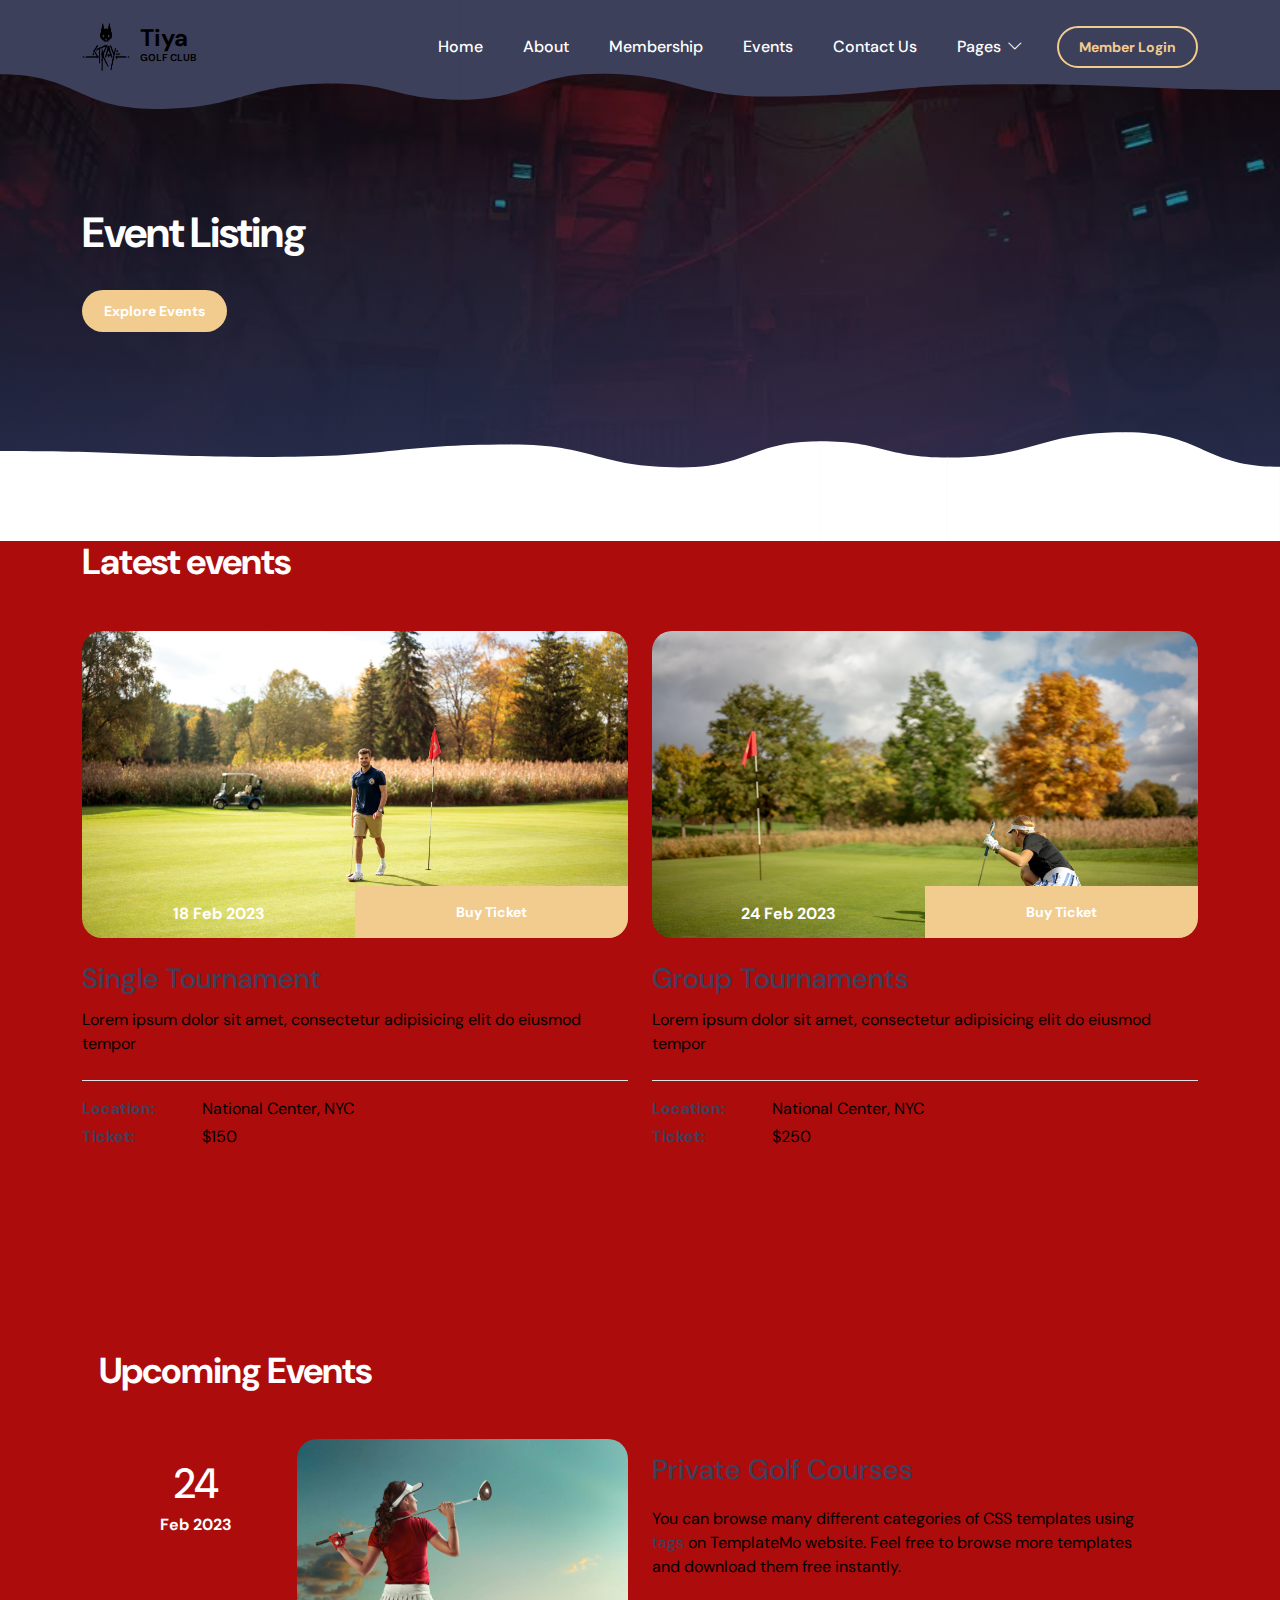
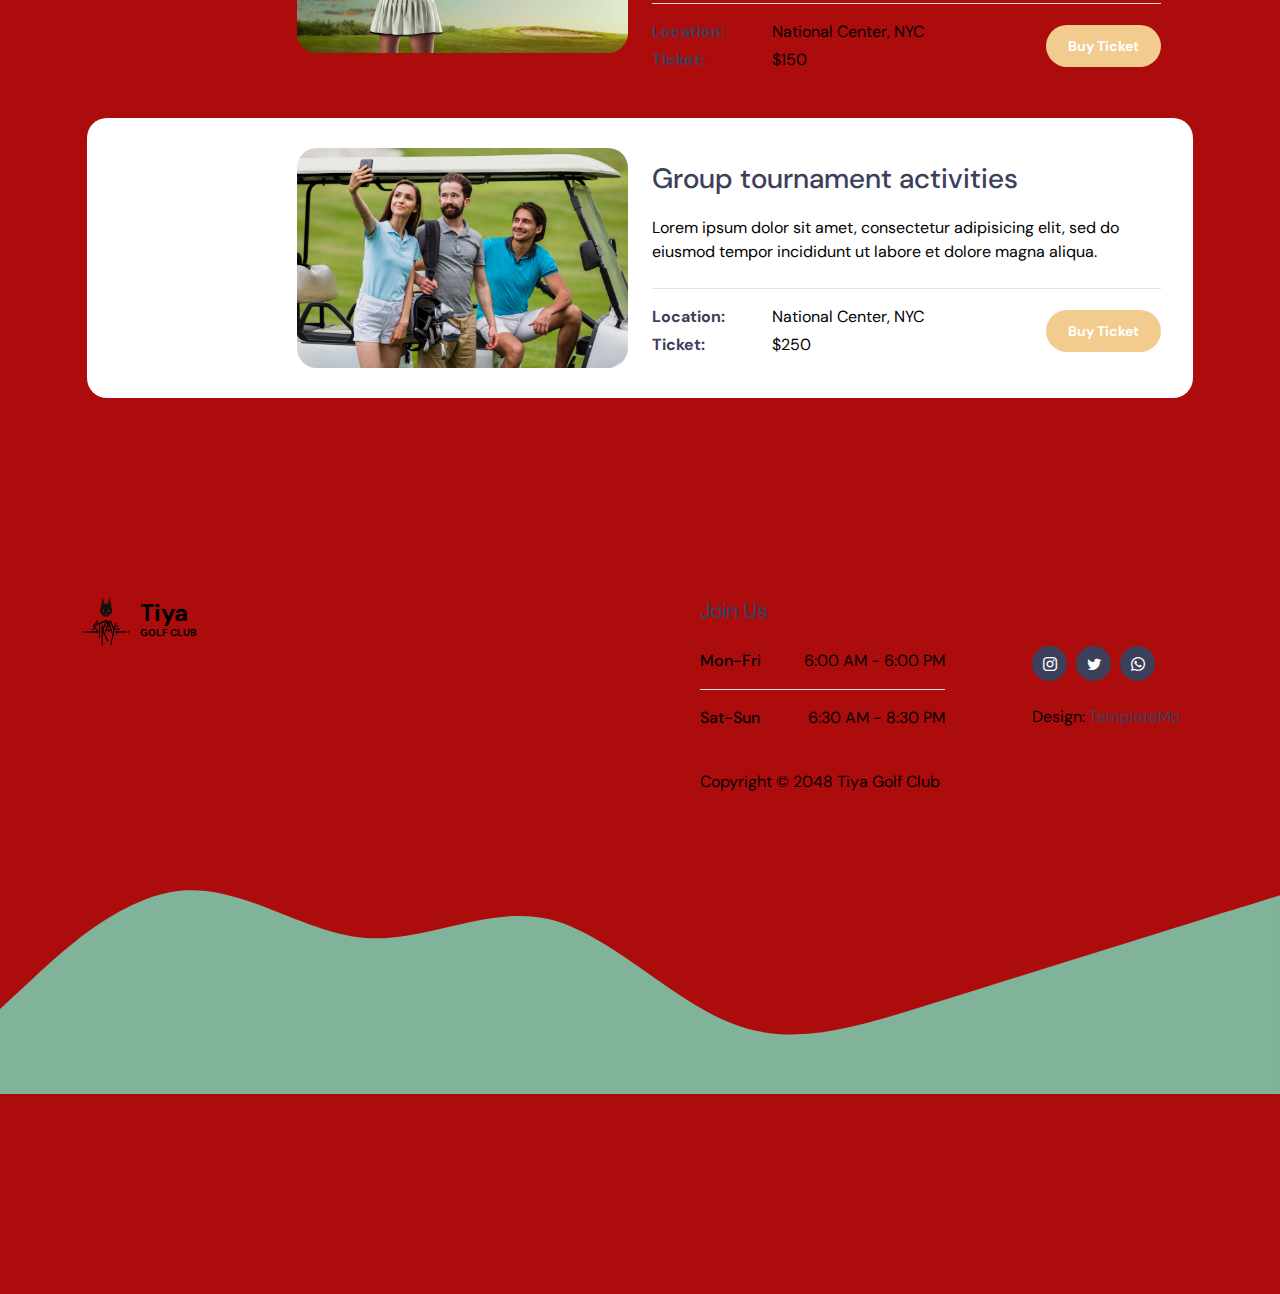
<file: event-listing.html>
<!doctype html>
<html lang="en">
    <head>
        <meta charset="utf-8">
        <meta name="viewport" content="width=device-width, initial-scale=1">

        <meta name="description" content="">
        <meta name="author" content="">

        <title>Tiya Golf Club - Event Listing</title>

        <!-- CSS FILES -->                
        <link rel="preconnect" href="https://fonts.googleapis.com">

        <link rel="preconnect" href="https://fonts.gstatic.com" crossorigin>

        <link href="https://fonts.googleapis.com/css2?family=DM+Sans:ital,wght@0,400;0,500;0,700;1,400&display=swap" rel="stylesheet">

        <link href="css/bootstrap.min.css" rel="stylesheet">

        <link href="css/bootstrap-icons.css" rel="stylesheet">

        <link href="css/templatemo-tiya-golf-club.css" rel="stylesheet">
        
<!--

TemplateMo 587 Tiya Golf Club

https://templatemo.com/tm-587-tiya-golf-club

-->
    </head>
    
    <body>

        <main>

            <nav class="navbar navbar-expand-lg">                
                <div class="container">
                    <a class="navbar-brand d-flex align-items-center" href="index.html">
                        <img src="images/logo.png" class="navbar-brand-image img-fluid" alt="Tiya Golf Club">
                        <span class="navbar-brand-text">
                            Tiya
                            <small>Golf Club</small>
                        </span>
                    </a>

                    <div class="d-lg-none ms-auto me-3">
                        <a class="btn custom-btn custom-border-btn" data-bs-toggle="offcanvas" href="#offcanvasExample" role="button" aria-controls="offcanvasExample">Member Login</a>
                    </div>
    
                    <button class="navbar-toggler" type="button" data-bs-toggle="collapse" data-bs-target="#navbarNav" aria-controls="navbarNav" aria-expanded="false" aria-label="Toggle navigation">
                        <span class="navbar-toggler-icon"></span>
                    </button>
    
                    <div class="collapse navbar-collapse" id="navbarNav">
                        <ul class="navbar-nav ms-lg-auto">
                            <li class="nav-item">
                                <a class="nav-link" href="index.html#section_1">Home</a>
                            </li>
    
                            <li class="nav-item">
                                <a class="nav-link" href="index.html#section_2">About</a>
                            </li>

                            <li class="nav-item">
                                <a class="nav-link" href="index.html#section_3">Membership</a>
                            </li>

                            <li class="nav-item">
                                <a class="nav-link" href="index.html#section_4">Events</a>
                            </li>

                            <li class="nav-item">
                                <a class="nav-link" href="index.html#section_5">Contact Us</a>
                            </li>

                            <li class="nav-item dropdown">
                                <a class="nav-link dropdown-toggle" href="#" id="navbarLightDropdownMenuLink" role="button" data-bs-toggle="dropdown" aria-expanded="false">Pages</a>

                                <ul class="dropdown-menu dropdown-menu-light" aria-labelledby="navbarLightDropdownMenuLink">
                                    <li><a class="dropdown-item active" href="event-listing.html">Event Listing</a></li>

                                    <li><a class="dropdown-item" href="event-detail.html">Event Detail</a></li>
                                </ul>
                            </li>
                        </ul>

                        <div class="d-none d-lg-block ms-lg-3">
                            <a class="btn custom-btn custom-border-btn" data-bs-toggle="offcanvas" href="#offcanvasExample" role="button" aria-controls="offcanvasExample">Member Login</a>
                        </div>
                    </div>
                </div>
            </nav>

            <div class="offcanvas offcanvas-end" data-bs-scroll="true" tabindex="-1" id="offcanvasExample" aria-labelledby="offcanvasExampleLabel">                
                <div class="offcanvas-header">
                    <h5 class="offcanvas-title" id="offcanvasExampleLabel">Member Login</h5>
                    
                    <button type="button" class="btn-close" data-bs-dismiss="offcanvas" aria-label="Close"></button>
                </div>
                
                <div class="offcanvas-body d-flex flex-column">
                    <form class="custom-form member-login-form" action="#" method="post" role="form">

                        <div class="member-login-form-body">
                            <div class="mb-4">
                                <label class="form-label mb-2" for="member-login-number">Membership No.</label>

                                <input type="text" name="member-login-number" id="member-login-number" class="form-control" placeholder="11002560" required>
                            </div>

                            <div class="mb-4">
                                <label class="form-label mb-2" for="member-login-password">Password</label>

                                <input type="password" name="member-login-password" id="member-login-password" pattern="[0-9a-zA-Z]{4,10}" class="form-control" placeholder="Password" required="">
                            </div>

                            <div class="form-check mb-4">
                                <input class="form-check-input" type="checkbox" value="" id="flexCheckDefault">
                              
                                <label class="form-check-label" for="flexCheckDefault">
                                    Remember me
                                </label>
                            </div>

                            <div class="col-lg-5 col-md-7 col-8 mx-auto">
                                <button type="submit" class="form-control">Login</button>
                            </div>

                            <div class="text-center my-4">
                                <a href="#">Forgotten password?</a>
                            </div>
                        </div>
                    </form>

                    <div class="mt-auto mb-5">
                        <p>
                            <strong class="text-white me-3">Any Questions?</strong>

                            <a href="tel: 010-020-0340" class="contact-link">
                            	010-020-0340
                            </a>
                        </p>
                    </div>
                </div>

                <svg xmlns="http://www.w3.org/2000/svg" viewBox="0 0 1440 320"><path fill="#3D405B" fill-opacity="1" d="M0,224L34.3,192C68.6,160,137,96,206,90.7C274.3,85,343,139,411,144C480,149,549,107,617,122.7C685.7,139,754,213,823,240C891.4,267,960,245,1029,224C1097.1,203,1166,181,1234,160C1302.9,139,1371,117,1406,106.7L1440,96L1440,320L1405.7,320C1371.4,320,1303,320,1234,320C1165.7,320,1097,320,1029,320C960,320,891,320,823,320C754.3,320,686,320,617,320C548.6,320,480,320,411,320C342.9,320,274,320,206,320C137.1,320,69,320,34,320L0,320Z"></path></svg>
            </div>
            

            <section class="hero-section hero-50 d-flex justify-content-center align-items-center" id="section_1">

                <div class="section-overlay"></div>

                <svg viewBox="0 0 1962 178" xmlns="http://www.w3.org/2000/svg" xmlns:xlink="http://www.w3.org/1999/xlink"><path fill="#3D405B" d="M 0 114 C 118.5 114 118.5 167 237 167 L 237 167 L 237 0 L 0 0 Z" stroke-width="0"></path> <path fill="#3D405B" d="M 236 167 C 373 167 373 128 510 128 L 510 128 L 510 0 L 236 0 Z" stroke-width="0"></path> <path fill="#3D405B" d="M 509 128 C 607 128 607 153 705 153 L 705 153 L 705 0 L 509 0 Z" stroke-width="0"></path><path fill="#3D405B" d="M 704 153 C 812 153 812 113 920 113 L 920 113 L 920 0 L 704 0 Z" stroke-width="0"></path><path fill="#3D405B" d="M 919 113 C 1048.5 113 1048.5 148 1178 148 L 1178 148 L 1178 0 L 919 0 Z" stroke-width="0"></path><path fill="#3D405B" d="M 1177 148 C 1359.5 148 1359.5 129 1542 129 L 1542 129 L 1542 0 L 1177 0 Z" stroke-width="0"></path><path fill="#3D405B" d="M 1541 129 C 1751.5 129 1751.5 138 1962 138 L 1962 138 L 1962 0 L 1541 0 Z" stroke-width="0"></path></svg>

                <div class="container">
                    <div class="row">

                        <div class="col-lg-6 col-12">

                            <h1 class="text-white mb-4 pb-2">Event Listing</h1>

                            <a href="#section_3" class="btn custom-btn smoothscroll me-3">Explore Events</a>
                        </div>

                    </div>
                </div>

                <svg viewBox="0 0 1962 178" xmlns="http://www.w3.org/2000/svg" xmlns:xlink="http://www.w3.org/1999/xlink"><path fill="#ffffff" d="M 0 114 C 118.5 114 118.5 167 237 167 L 237 167 L 237 0 L 0 0 Z" stroke-width="0"></path> <path fill="#ffffff" d="M 236 167 C 373 167 373 128 510 128 L 510 128 L 510 0 L 236 0 Z" stroke-width="0"></path> <path fill="#ffffff" d="M 509 128 C 607 128 607 153 705 153 L 705 153 L 705 0 L 509 0 Z" stroke-width="0"></path><path fill="#ffffff" d="M 704 153 C 812 153 812 113 920 113 L 920 113 L 920 0 L 704 0 Z" stroke-width="0"></path><path fill="#ffffff" d="M 919 113 C 1048.5 113 1048.5 148 1178 148 L 1178 148 L 1178 0 L 919 0 Z" stroke-width="0"></path><path fill="#ffffff" d="M 1177 148 C 1359.5 148 1359.5 129 1542 129 L 1542 129 L 1542 0 L 1177 0 Z" stroke-width="0"></path><path fill="#ffffff" d="M 1541 129 C 1751.5 129 1751.5 138 1962 138 L 1962 138 L 1962 0 L 1541 0 Z" stroke-width="0"></path></svg>
            </section>


            <section class="events-section section-padding" id="section_2">
                <div class="container">
                    <div class="row">

                        <div class="col-lg-12 col-12">
                            <h2 class="mb-lg-5 mb-4">Latest events</h2>
                        </div>

                        <div class="col-lg-6 col-12 mb-5 mb-lg-0">
                            <div class="custom-block-image-wrap">
                                <a href="event-detail.html">
                                    <img src="images/anna-rosar-ew-olGvgCCs-unsplash.jpg" class="custom-block-image img-fluid" alt="">

                                    <i class="custom-block-icon bi-link"></i>
                                </a>

                                <div class="custom-block-date-wrap">
                                    <strong class="text-white">18 Feb 2023</strong>
                                </div>

                                <div class="custom-btn-wrap">
                                    <a href="event-detail.html" class="btn custom-btn">Buy Ticket</a>
                                </div>
                            </div>

                            <div class="custom-block-info">
                                <a href="event-detail.html" class="events-title mb-2">Single Tournament</a>

                                <p class="mb-0">Lorem ipsum dolor sit amet, consectetur adipisicing elit do eiusmod tempor</p>


                                <div class="border-top mt-4 pt-3">
                                    <div class="d-flex flex-wrap align-items-center mb-1">
                                        <span class="custom-block-span">Location:</span>

                                        <p class="mb-0">National Center, NYC</p>
                                    </div>

                                    <div class="d-flex flex-wrap align-items-center">
                                        <span class="custom-block-span">Ticket:</span>

                                        <p class="mb-0">$150</p>
                                    </div>
                                </div>
                            </div>
                        </div>

                        <div class="col-lg-6 col-12">
                            <div class="custom-block-image-wrap">
                                <a href="event-detail.html">
                                    <img src="images/frederik-rosar-NDSZcCfnsbY-unsplash.jpg" class="custom-block-image img-fluid" alt="">

                                    <i class="custom-block-icon bi-link"></i>
                                </a>

                                <div class="custom-block-date-wrap">
                                    <strong class="text-white">24 Feb 2023</strong>
                                </div>

                                <div class="custom-btn-wrap">
                                    <a href="event-detail.html" class="btn custom-btn">Buy Ticket</a>
                                </div>
                            </div>

                            <div class="custom-block-info">
                                <a href="event-detail.html" class="events-title mb-2">Group Tournaments</a>

                                <p class="mb-0">Lorem ipsum dolor sit amet, consectetur adipisicing elit do eiusmod tempor</p>


                                <div class="border-top mt-4 pt-3">
                                    <div class="d-flex flex-wrap align-items-center mb-1">
                                        <span class="custom-block-span">Location:</span>

                                        <p class="mb-0">National Center, NYC</p>
                                    </div>

                                    <div class="d-flex flex-wrap align-items-center">
                                        <span class="custom-block-span">Ticket:</span>

                                        <p class="mb-0">$250</p>
                                    </div>
                                </div>
                            </div>
                        </div>

                    </div>
                </div>
            </section>


            <section class="events-section events-listing-section section-bg section-padding" id="section_3">
                <div class="container">
                    <div class="row">

                        <div class="col-lg-12 col-12">
                            <h2 class="mb-3">Upcoming Events</h2>
                        </div>

                        <div class="row custom-block mb-3">
                            <div class="col-lg-2 col-md-4 col-12 order-2 order-md-0 order-lg-0">
                                <div class="custom-block-date-wrap d-flex d-lg-block d-md-block align-items-center mt-3 mt-lg-0 mt-md-0">
                                    <h6 class="custom-block-date mb-lg-1 mb-0 me-3 me-lg-0 me-md-0">24</h6>
                                    
                                    <strong class="text-white">Feb 2023</strong>
                                </div>
                            </div>

                            <div class="col-lg-4 col-md-8 col-12 order-1 order-lg-0">
                                <div class="custom-block-image-wrap">
                                    <a href="event-detail.html">
                                        <img src="images/professional-golf-player.jpg" class="custom-block-image img-fluid" alt="">

                                        <i class="custom-block-icon bi-link"></i>
                                    </a>
                                </div>
                            </div>

                            <div class="col-lg-6 col-12 order-3 order-lg-0">
                                <div class="custom-block-info mt-2 mt-lg-0">
                                    <a href="event-detail.html" class="events-title mb-3">Private Golf Courses</a>

                                    <p class="mb-0">You can browse many different categories of CSS templates using <a href="https://templatemo.com/tag" target="_blank">tags</a> on TemplateMo website. Feel free to browse more templates and download them free instantly.</p>

                                    <div class="d-flex flex-wrap border-top mt-4 pt-3">

                                        <div class="mb-4 mb-lg-0">
                                            <div class="d-flex flex-wrap align-items-center mb-1">
                                                <span class="custom-block-span">Location:</span>

                                                <p class="mb-0">National Center, NYC</p>
                                            </div>

                                            <div class="d-flex flex-wrap align-items-center">
                                                <span class="custom-block-span">Ticket:</span>

                                                <p class="mb-0">$150</p>
                                            </div>
                                        </div>

                                        <div class="d-flex align-items-center ms-lg-auto">
                                            <a href="event-detail.html" class="btn custom-btn">Buy Ticket</a>
                                        </div>
                                    </div>
                                </div>
                            </div>
                        </div>

                        <div class="row custom-block custom-block-bg">
                            <div class="col-lg-2 col-md-4 col-12 order-2 order-md-0 order-lg-0">
                                <div class="custom-block-date-wrap d-flex d-lg-block d-md-block align-items-center mt-3 mt-lg-0 mt-md-0">
                                    <h6 class="custom-block-date mb-lg-1 mb-0 me-3 me-lg-0 me-md-0">16</h6>
                                    
                                    <strong class="text-white">Mar 2023</strong>
                                </div>
                            </div>

                            <div class="col-lg-4 col-md-8 col-12 order-1 order-lg-0">
                                <div class="custom-block-image-wrap">
                                    <a href="event-detail.html">
                                        <img src="images/girl-taking-selfie-with-friends-golf-field.jpg" class="custom-block-image img-fluid" alt="">

                                        <i class="custom-block-icon bi-link"></i>
                                    </a>
                                </div>
                            </div>

                            <div class="col-lg-6 col-12 order-3 order-lg-0">
                                <div class="custom-block-info mt-2 mt-lg-0">
                                    <a href="event-detail.html" class="events-title mb-3">Group tournament activities</a>

                                    <p class="mb-0">Lorem ipsum dolor sit amet, consectetur adipisicing elit, sed do eiusmod tempor incididunt ut labore et dolore magna aliqua.</p>

                                    <div class="d-flex flex-wrap border-top mt-4 pt-3">

                                        <div class="mb-4 mb-lg-0">
                                            <div class="d-flex flex-wrap align-items-center mb-1">
                                                <span class="custom-block-span">Location:</span>

                                                <p class="mb-0">National Center, NYC</p>
                                            </div>

                                            <div class="d-flex flex-wrap align-items-center">
                                                <span class="custom-block-span">Ticket:</span>

                                                <p class="mb-0">$250</p>
                                            </div>
                                        </div>

                                        <div class="d-flex align-items-center ms-lg-auto">
                                            <a href="event-detail.html" class="btn custom-btn">Buy Ticket</a>
                                        </div>
                                    </div>
                                </div>
                            </div>
                        </div>

                    </div>
                </div>
            </section>
        </main>

        <footer class="site-footer">
            <div class="container">
                <div class="row">

                    <div class="col-lg-6 col-12 me-auto mb-5 mb-lg-0">
                        <a class="navbar-brand d-flex align-items-center" href="index.html">
                            <img src="images/logo.png" class="navbar-brand-image img-fluid" alt="">
                            <span class="navbar-brand-text">
                                Tiya
                                <small>Golf Club</small>
                            </span>
                        </a>
                    </div>

                    <div class="col-lg-3 col-12">
                        <h5 class="site-footer-title mb-4">Join Us</h5>

                        <p class="d-flex border-bottom pb-3 mb-3 me-lg-3">
                            <span>Mon-Fri</span>
                            6:00 AM - 6:00 PM
                        </p>

                        <p class="d-flex me-lg-3">
                            <span>Sat-Sun</span>
                            6:30 AM - 8:30 PM
                        </p>
                        <br>
                        <p class="copyright-text">Copyright © 2048 Tiya Golf Club</p>
                    </div>

                        <div class="col-lg-2 col-12 ms-auto">
                            <ul class="social-icon mt-lg-5 mt-3 mb-4">
                                <li class="social-icon-item">
                                    <a href="#" class="social-icon-link bi-instagram"></a>
                                </li>

                                <li class="social-icon-item">
                                    <a href="#" class="social-icon-link bi-twitter"></a>
                                </li>

                                <li class="social-icon-item">
                                    <a href="#" class="social-icon-link bi-whatsapp"></a>
                                </li>
                            </ul>

                            <p class="copyright-text">Design: <a rel="nofollow" href="https://templatemo.com" target="_blank">TemplateMo</a></p>
                        </div>

                </div>
            </div>

            <svg xmlns="http://www.w3.org/2000/svg" viewBox="0 0 1440 320"><path fill="#81B29A" fill-opacity="1" d="M0,224L34.3,192C68.6,160,137,96,206,90.7C274.3,85,343,139,411,144C480,149,549,107,617,122.7C685.7,139,754,213,823,240C891.4,267,960,245,1029,224C1097.1,203,1166,181,1234,160C1302.9,139,1371,117,1406,106.7L1440,96L1440,320L1405.7,320C1371.4,320,1303,320,1234,320C1165.7,320,1097,320,1029,320C960,320,891,320,823,320C754.3,320,686,320,617,320C548.6,320,480,320,411,320C342.9,320,274,320,206,320C137.1,320,69,320,34,320L0,320Z"></path></svg>
        </footer>


        <!-- JAVASCRIPT FILES -->
        <script src="js/jquery.min.js"></script>
        <script src="js/bootstrap.bundle.min.js"></script>
        <script src="js/jquery.sticky.js"></script>
        <script src="js/custom.js"></script>

    </body>
</html>
</file>
<file: css/templatemo-tiya-golf-club.css>
/*

TemplateMo 587 Tiya Golf Club

https://templatemo.com/tm-587-tiya-golf-club

*/


/*---------------------------------------
  CUSTOM PROPERTIES ( VARIABLES )             
-----------------------------------------*/
:root {
  --white-color:                  #ffffff;
  --primary-color:                #000;
  --secondary-color:              #3D405B;
  --section-bg-color:             #F4F1DE;
  --custom-btn-bg-color:          #F2CC8F;
  --custom-btn-bg-hover-color:    #E07A5F;
  --dark-color:                   #000000;
  --p-color:                      #717275;
  --link-hover-color:             #F2CC8F;

  --body-font-family:             'DM Sans', sans-serif;

  --h1-font-size:                 42px;
  --h2-font-size:                 36px;
  --h3-font-size:                 28px;
  --h4-font-size:                 24px;
  --h5-font-size:                 22px;
  --h6-font-size:                 20px;
  --p-font-size:                  18px;
  --menu-font-size:               16px;
  --btn-font-size:                14px;

  --border-radius-large:          100px;
  --border-radius-medium:         20px;
  --border-radius-small:          10px;

  --font-weight-normal:           400;
  --font-weight-medium:           500;
  --font-weight-bold:             700;
}

body {
  background-color: #AC0C0C;
  font-family: var(--body-font-family); 
}


/*---------------------------------------
  TYPOGRAPHY               
-----------------------------------------*/

h2,
h3,
h4,
h5,
h6 {
  color: #fff;
}

h1,
h2,
h3,
h4,
h5,
h6 {
  font-weight: var(--font-weight-medium);
  letter-spacing: -1px;
}

h1 {
  font-size: var(--h1-font-size);
  font-weight: var(--font-weight-bold);
}

h2 {
  font-size: var(--h2-font-size);
  font-weight: var(--font-weight-bold);
}

h3 {
  font-size: var(--h3-font-size);
}

h4 {
  font-size: var(--h4-font-size);
}

h5 {
  font-size: var(--h5-font-size);
}

h6 {
  font-size: var(--h6-font-size);
}

p {
  color: #000;
  font-size: #fff;
  font-weight: #fff);
}

ul li {
  color: var(--p-color);
  font-size: var(--p-font-size);
  font-weight: var(--font-weight-normal);
}

a, 
button {
  touch-action: manipulation;
  transition: all 0.3s;
}

a {
  display: inline-block;
  color: var(--secondary-color);
  text-decoration: none;
}

a:hover {
  color: var(--link-hover-color);
}

b,
strong {
  font-weight: var(--font-weight-bold);
}


/*---------------------------------------
  SECTION               
-----------------------------------------*/
.section-bg {
  background-color: #AC0C0C;
  background-repeat: no-repeat;
  background-size: cover;
  background-position: center;
  background-attachment: fixed; /* Parallax effect */
  position: relative;
  margin-bottom: -70px;
}

.section-padding {
  padding-top: 100px;
  padding-bottom: 100px;
}

.section-overlay {
  content: "";
  background: rgba(0, 0, 0, 0) linear-gradient(rgba(39, 48, 83, 0.01) 0%, rgb(39, 48, 83) 100%) repeat scroll 0% 0%;
  position: absolute;
  top: 0;
  right: 0;
  bottom: 0;
  left: 0;
}

::selection {
  background-color: var(--primary-color);
  color: var(--white-color);
}


/*---------------------------------------
  ANIMATED HEADLINE               
-----------------------------------------*/
.cd-words-wrapper {
  display: inline-block;
  position: relative;
  text-align: left;
}

.cd-words-wrapper b {
  color: var(--link-hover-color);
  display: inline-block;
  position: absolute;
  white-space: nowrap;
  left: 0;
  top: 0;
}

.cd-words-wrapper b.is-visible {
  position: relative;
}

.no-js .cd-words-wrapper b {
  opacity: 0;
}

.no-js .cd-words-wrapper b.is-visible {
  opacity: 1;
}

.cd-headline.rotate-1 .cd-words-wrapper {
  -webkit-perspective: 300px;
  -moz-perspective: 300px;
  perspective: 300px;
}
.cd-headline.rotate-1 b {
  opacity: 0;
  -webkit-transform-origin: 50% 100%;
  -moz-transform-origin: 50% 100%;
  -ms-transform-origin: 50% 100%;
  -o-transform-origin: 50% 100%;
  transform-origin: 50% 100%;
  -webkit-transform: rotateX(180deg);
  -moz-transform: rotateX(180deg);
  -ms-transform: rotateX(180deg);
  -o-transform: rotateX(180deg);
  transform: rotateX(180deg);
}
.cd-headline.rotate-1 b.is-visible {
  opacity: 1;
  -webkit-transform: rotateX(0deg);
  -moz-transform: rotateX(0deg);
  -ms-transform: rotateX(0deg);
  -o-transform: rotateX(0deg);
  transform: rotateX(0deg);
  -webkit-animation: cd-rotate-1-in 1.2s;
  -moz-animation: cd-rotate-1-in 1.2s;
  animation: cd-rotate-1-in 1.2s;
}
.cd-headline.rotate-1 b.is-hidden {
  -webkit-transform: rotateX(180deg);
  -moz-transform: rotateX(180deg);
  -ms-transform: rotateX(180deg);
  -o-transform: rotateX(180deg);
  transform: rotateX(180deg);
  -webkit-animation: cd-rotate-1-out 1.2s;
  -moz-animation: cd-rotate-1-out 1.2s;
  animation: cd-rotate-1-out 1.2s;
}

@-webkit-keyframes cd-rotate-1-in {
  0% {
    -webkit-transform: rotateX(180deg);
    opacity: 0;
  }
  35% {
    -webkit-transform: rotateX(120deg);
    opacity: 0;
  }
  65% {
    opacity: 0;
  }
  100% {
    -webkit-transform: rotateX(360deg);
    opacity: 1;
  }
}
@-moz-keyframes cd-rotate-1-in {
  0% {
    -moz-transform: rotateX(180deg);
    opacity: 0;
  }
  35% {
    -moz-transform: rotateX(120deg);
    opacity: 0;
  }
  65% {
    opacity: 0;
  }
  100% {
    -moz-transform: rotateX(360deg);
    opacity: 1;
  }
}
@keyframes cd-rotate-1-in {
  0% {
    -webkit-transform: rotateX(180deg);
    -moz-transform: rotateX(180deg);
    -ms-transform: rotateX(180deg);
    -o-transform: rotateX(180deg);
    transform: rotateX(180deg);
    opacity: 0;
  }
  35% {
    -webkit-transform: rotateX(120deg);
    -moz-transform: rotateX(120deg);
    -ms-transform: rotateX(120deg);
    -o-transform: rotateX(120deg);
    transform: rotateX(120deg);
    opacity: 0;
  }
  65% {
    opacity: 0;
  }
  100% {
    -webkit-transform: rotateX(360deg);
    -moz-transform: rotateX(360deg);
    -ms-transform: rotateX(360deg);
    -o-transform: rotateX(360deg);
    transform: rotateX(360deg);
    opacity: 1;
  }
}
@-webkit-keyframes cd-rotate-1-out {
  0% {
    -webkit-transform: rotateX(0deg);
    opacity: 1;
  }
  35% {
    -webkit-transform: rotateX(-40deg);
    opacity: 1;
  }
  65% {
    opacity: 0;
  }
  100% {
    -webkit-transform: rotateX(180deg);
    opacity: 0;
  }
}
@-moz-keyframes cd-rotate-1-out {
  0% {
    -moz-transform: rotateX(0deg);
    opacity: 1;
  }
  35% {
    -moz-transform: rotateX(-40deg);
    opacity: 1;
  }
  65% {
    opacity: 0;
  }
  100% {
    -moz-transform: rotateX(180deg);
    opacity: 0;
  }
}
@keyframes cd-rotate-1-out {
  0% {
    -webkit-transform: rotateX(0deg);
    -moz-transform: rotateX(0deg);
    -ms-transform: rotateX(0deg);
    -o-transform: rotateX(0deg);
    transform: rotateX(0deg);
    opacity: 1;
  }
  35% {
    -webkit-transform: rotateX(-40deg);
    -moz-transform: rotateX(-40deg);
    -ms-transform: rotateX(-40deg);
    -o-transform: rotateX(-40deg);
    transform: rotateX(-40deg);
    opacity: 1;
  }
  65% {
    opacity: 0;
  }
  100% {
    -webkit-transform: rotateX(180deg);
    -moz-transform: rotateX(180deg);
    -ms-transform: rotateX(180deg);
    -o-transform: rotateX(180deg);
    transform: rotateX(180deg);
    opacity: 0;
  }
}


/*---------------------------------------
  CUSTOM BUTTON               
-----------------------------------------*/
.custom-btn {
  background: var(--custom-btn-bg-color);
  border: 2px solid transparent;
  border-radius: var(--border-radius-large);
  color: var(--white-color);
  font-size: var(--btn-font-size);
  font-weight: var(--font-weight-bold);
  line-height: normal;
  transition: all 0.3s;
  padding: 10px 20px;
}

.custom-btn:hover {
  background: var(--custom-btn-bg-hover-color);
  color: var(--white-color);
}

.custom-border-btn {
  background: transparent;
  border: 2px solid var(--custom-btn-bg-color);
  color: var(--custom-btn-bg-color);
}

.custom-border-btn:hover {
  background: var(--custom-btn-bg-color);
  border-color: transparent;
  color: var(--white-color);
}

.custom-btn-bg-white {
  border-color: var(--white-color);
  color: var(--white-color);
}

.custom-btn-group .link {
  color: var(--white-color);
  font-weight: var(--font-weight-medium);
}

.custom-btn-group .link:hover {
  color: var(--link-hover-color);
}


/*---------------------------------------
  NAVIGATION BAR & OFFCANVAS              
-----------------------------------------*/
.offcanvas {
  background-color: var(--primary-color);
  padding: 30px;
}

.offcanvas.offcanvas-end {
  border-left: 0;
}

.offcanvas-header .btn-close {
  transition: all 0.3s;
}

.offcanvas-header .btn-close:hover {
  transform: rotate(180deg);
}

.offcanvas svg {
  position: absolute;
  bottom: 0;
  right: 0;
  left: 0;
}

.sticky-wrapper {
  position: absolute;
  top: 0;
  right: 0;
  left: 0;
}

.sticky-wrapper.is-sticky .navbar {
  background-color: rgb(172 12 12);
}

.navbar {
  background: transparent;
  z-index: 99;
  padding-top: 15px;
  padding-bottom: 15px;
}

.navbar-brand,
.navbar-brand:hover {
  font-size: var(--h4-font-size);
  font-weight: var(--font-weight-bold);
  display: block;
  color: var(--dark-color);
  max-width: 48px;
}

.navbar .navbar-brand,
.navbar .navbar-brand:hover {
  color: var(--dark-color);
}

.navbar .navbar-brand-image {
  filter: brightness(0) invert(0);
}

.navbar-brand-image {
  width: 48px;
  height: 48px;
}

.navbar-brand-text {
  line-height: normal;
  margin-left: 10px;
  position: relative;
  bottom: 5px;
}

.navbar-brand-text small {
  display: block;
  font-size: 10px;
  line-height: 1;
  text-transform: uppercase;
}

.navbar-expand-lg .navbar-nav .nav-link {
  border-radius: var(--border-radius-large);
  margin: 10px;
  padding: 10px;
}

.navbar-nav .nav-link {
  display: inline-block;
  color: var(--white-color);
  font-size: var(--menu-font-size);
  font-weight: var(--font-weight-medium);
  padding-top: 15px;
  padding-bottom: 15px;
}

.navbar-nav .nav-link.active, 
.navbar-nav .nav-link:hover {
  color: var(--link-hover-color);
}

.navbar .dropdown-menu {
  background: var(--white-color);
  box-shadow: 0 1rem 3rem rgba(0,0,0,.175);
  border: 0;
  display: inherit;
  opacity: 0;
  min-width: 9rem;
  margin-top: 20px;
  padding: 13px 0 10px 0;
  transition: all 0.3s;
  pointer-events: none;
}

.navbar .dropdown-menu::before {
  content: "";
  width: 0;
  height: 0;
  border-left: 20px solid transparent;
  border-right: 20px solid transparent;
  border-bottom: 15px solid var(--white-color);
  position: absolute;
  top: -10px;
  left: 10px;
}

.navbar .dropdown-item {
  display: inline-block;
  color: var(--p-color);
  font-size: var(--menu-font-size);
  font-weight: var(--font-weight-medium);
  position: relative;
}

.navbar .dropdown-item.active, 
.navbar .dropdown-item:active,
.navbar .dropdown-item:focus, 
.navbar .dropdown-item:hover {
  background: transparent;
  color: var(--link-hover-color);
}

.navbar .dropdown-toggle::after {
  content: "\f282";
  display: inline-block;
  font-family: bootstrap-icons !important;
  font-size: var(--copyright-font-size);
  font-style: normal;
  font-weight: normal !important;
  font-variant: normal;
  text-transform: none;
  line-height: 1;
  vertical-align: -.125em;
  -webkit-font-smoothing: antialiased;
  -moz-osx-font-smoothing: grayscale;
  position: relative;
  left: 2px;
  border: 0;
}

@media screen and (min-width: 992px) {
  .navbar .dropdown:hover .dropdown-menu {
    opacity: 1;
    margin-top: 0;
    pointer-events: auto;
  }
}

.navbar-toggler {
  border: 0;
  padding: 0;
  cursor: pointer;
  margin: 0;
  width: 30px;
  height: 35px;
  outline: none;
}

.navbar-toggler:focus {
  outline: none;
  box-shadow: none;
}

.navbar-toggler[aria-expanded="true"] .navbar-toggler-icon {
  background: transparent;
}

.navbar-toggler[aria-expanded="true"] .navbar-toggler-icon:before,
.navbar-toggler[aria-expanded="true"] .navbar-toggler-icon:after {
  transition: top 300ms 50ms ease, -webkit-transform 300ms 350ms ease;
  transition: top 300ms 50ms ease, transform 300ms 350ms ease;
  transition: top 300ms 50ms ease, transform 300ms 350ms ease, -webkit-transform 300ms 350ms ease;
  top: 0;
}

.navbar-toggler[aria-expanded="true"] .navbar-toggler-icon:before {
  transform: rotate(45deg);
}

.navbar-toggler[aria-expanded="true"] .navbar-toggler-icon:after {
  transform: rotate(-45deg);
}

.navbar-toggler .navbar-toggler-icon {
  background: var(--white-color);
  transition: background 10ms 300ms ease;
  display: block;
  width: 30px;
  height: 2px;
  position: relative;
}

.navbar-toggler .navbar-toggler-icon:before,
.navbar-toggler .navbar-toggler-icon:after {
  transition: top 300ms 350ms ease, -webkit-transform 300ms 50ms ease;
  transition: top 300ms 350ms ease, transform 300ms 50ms ease;
  transition: top 300ms 350ms ease, transform 300ms 50ms ease, -webkit-transform 300ms 50ms ease;
  position: absolute;
  right: 0;
  left: 0;
  background: var(--white-color);
  width: 30px;
  height: 2px;
  content: '';
}

.navbar-toggler .navbar-toggler-icon::before {
  top: -8px;
}

.navbar-toggler .navbar-toggler-icon::after {
  top: 8px;
}


/*---------------------------------------
  HERO         
-----------------------------------------*/
.hero-section {
background-image: url([data-uri]);
  background-size: cover;
  background-position: center;
  background-attachment: fixed; /* Parallax effect */
  position: relative;
  padding-top: 100px;
  padding-bottom: 100px;
  height: 100vh;
  min-height: 670px;
  margin-bottom: -90px;
}

.hero-50 {
  height: auto;
  min-height: 540px;
  margin-bottom: -100px;
}

.hero-50 .container + svg {
  transform: rotate(180deg);
}

.hero-section .ratio {
  border-radius: var(--border-radius-medium);
  overflow: hidden;
}

.hero-section svg {
  position: absolute;
  right: 0;
  left: 0;
}

.hero-section > svg {
  top: 0;
}

.hero-section .container + svg {
  top: auto;
  bottom: -1px;
}

.hero-section .row {
  position: relative;
  z-index: 22;
}


/*---------------------------------------
  BACKGROUND IMAGE SECTION        
-----------------------------------------*/
.section-bg-image {
background-image: url([data-uri]);
  background-repeat: no-repeat;
  background-size: cover;
  background-position: center;
  background-attachment: fixed; /* Parallax effect */
  position: relative;
  margin-bottom: -70px;
}

.section-bg-image .container + svg {
  transform: rotate(180deg);
  position: relative;
  bottom: -1px;
}

.section-bg-image-block {
  backdrop-filter: blur(5px) saturate(180%);
  -webkit-backdrop-filter: blur(5px) saturate(180%);
  background-color: #F2CC8F;
  border-radius: var(--border-radius-medium);
  border: 1px solid rgba(209, 213, 219, 0.3);
  border-radius: var(--border-radius-medium);
  padding: 50px;
}

.section-bg-image-block .input-group {
  background-color: #000;
  border-radius: var(--border-radius-large);
  padding: 10px 15px;
}

.section-bg-image-block .input-group-text {
  background-color: transparent;
  border: 0;
}

.section-bg-image-block input[type="email"] {
  border: 0;
  box-shadow: none;
  margin-bottom: 0;
  padding-left: 0;
}

.section-bg-image-block button[type="submit"] {
  background-color: var(--primary-color);
  border: 0;
  border-radius: var(--border-radius-large) !important;
  color: var(--white-color);
  max-width: 150px;
}


/*---------------------------------------
  ABOUT SECTOIN              
-----------------------------------------*/
.about-section {
  padding-bottom: 70px;
}

.member-block-image-wrap {
  border-radius: var(--border-radius-medium);
  position: relative;
  overflow: hidden;
}

.member-block-image-wrap:hover .member-block-image {
  transform: scale(1.2);
}

.member-block-image-wrap:hover .social-icon {
  opacity: 1;
}

.member-block-image-wrap .social-icon {
  background-color: var(--white-color);
  border-radius: var(--border-radius-large);
  position: absolute;
  top: 50%;
  left: 50%;
  transform: translate(-50%, -50%);
  opacity: 0;
  transition: all 0.5s;
  padding: 15px 20px;
  width: auto;
}

.member-block-image {
  transition: all 0.3s;
}

.member-block-info {
  padding: 10px;
}

.member-block-info h4,
.member-block-info p {
  margin-bottom: 0;
}


/*---------------------------------------
  CUSTOM BLOCK              
-----------------------------------------*/
.custom-block {
  border-radius: var(--border-radius-medium);
  position: relative;
  overflow: hidden;
  padding: 30px 20px;
}

.custom-block-bg {
  background: var(--white-color);
}

.custom-block-date-wrap {
  background-image: url(file:///C:/Users/ryanc/OneDrive/Desktop/New%20folder/images/members/Zurks%20Stray.jpg)
  background-color: var(--primary-color);
  border-radius: var(--border-radius-medium);
  text-align: center;
  padding: 20px 30px;
}

.custom-block-date {
  font-size: var(--h1-font-size);
}

.custom-block-image-wrap {
  border-radius: var(--border-radius-medium);
  position: relative;
  overflow: hidden;
}

.custom-block-image-wrap:hover .custom-block-image {
  transform: scale(1.2);
}

.custom-block-image-wrap:hover .custom-block-icon {
  opacity: 1;
}

.custom-block-image {
  transition: all 0.3s;
}

.custom-block-image-wrap .custom-block-date-wrap,
.custom-block-image-wrap .custom-btn-wrap {
  position: absolute;
  bottom: 0;
}

.custom-block-image-wrap .custom-block-date-wrap {
  border-radius: 0;
  left: 0;
  width: 50%;
  padding: 12.30px 20px;
}

.custom-block-image-wrap .custom-btn-wrap {
  right: 0;
  width: 50%;
}

.custom-block-image-wrap .custom-btn  {
  border-radius: 0;
  display: block;
  padding: 15px 20px;
}

.custom-block-info {
  padding-top: 10px;
}

.custom-block-image-wrap + .custom-block-info {
  padding-top: 20px;
}

.custom-block-span {
  color: var(--secondary-color);
  font-weight: var(--font-weight-bold);
  min-width: 110px;
  margin-right: 10px;
}

.custom-block-icon {
  background: var(--custom-btn-bg-color);
  border-radius: var(--border-radius-large);
  color: var(--white-color);
  width: 60px;
  height: 60px;
  line-height: 60px;
  text-align: center;
  font-size: var(--h3-font-size);
  position: absolute;
  top: 50%;
  left: 50%;
  transform: translate(-50%, -50%);
  opacity: 0;
  transition: all 0.5s;
}

.custom-block-icon:hover {
  background: var(--custom-btn-bg-hover-color);
  color: var(--white-color);
}


/*---------------------------------------
  EVENTS SECTION            
-----------------------------------------*/
.events-section.section-bg .container > .row {
  margin-right: 5px;
  margin-left: 5px;
}

.events-section.section-bg .container > .row .row {
  margin: auto;
}

.events-listing-section {
  margin-bottom: 100px;
}

.events-detail-section .custom-block-info {
  padding: 40px 60px;
}

.events-detail-info {
  background-color: var(--section-bg-color);
  border-radius: var(--border-radius-medium);
  padding: 50px 25px;
}

.events-title {
  font-size: var(--h3-font-size);
  font-weight: var(--font-weight-medium);
}


/*---------------------------------------
  MEMBERSHIP SECTION            
-----------------------------------------*/
.membership-section .container {
  position: relative;
  z-index: 2;
}

.table-responsive {
  border-radius: var(--border-radius-medium);
}

.table-responsive tbody, 
.table-responsive td, 
.table-responsive tfoot, 
.table-responsive th, 
.table-responsive thead, 
.table-responsive tr {
  border: 0;
}

.table-responsive thead tr {
  background-color: var(--secondary-color);
  color: var(--white-color);
}

.table-responsive thead th {
  padding: 22px 16px !important;
}

.table-responsive tbody tr:nth-child(even) {
  background-color: var(--section-bg-color);
}

.table>:not(caption)>*>* {
  padding: 18px 16px;
}

.table-responsive .bi-check-circle-fill {
  color: var(--primary-color);
}

.table-responsive .bi-x-circle-fill {
  color: var(--custom-btn-bg-hover-color);
}

.membership-form {
  background-color: var(--secondary-color);
  border-radius: var(--border-radius-medium);
  padding: 35px;
}

.membership-form .form-floating>textarea {
  border-radius: var(--border-radius-medium);
  height: 100px;
}


/*---------------------------------------
  CONTACT               
-----------------------------------------*/
.contact-form .form-floating>textarea {
  border-radius: var(--border-radius-medium);
  height: 120px;
}

.contact-info {
  position: relative;
}

.contact-info-item {
  background: var(--secondary-color);
  border-radius: var(--border-radius-medium);
  position: absolute;
  overflow: hidden;
  top: 50%;
  left: 50%;
  transform: translate(-50%, -50%);
  text-align: center;
}

.contact-info-body {
  padding: 20px 30px;
}

.contact-info-body strong,
.contact-info-item a {
  color: var(--white-color);
}

.contact-info-footer {
  background-color: var(--custom-btn-bg-hover-color);
  padding: 10px 20px;
  transition: all 0.3s;
}

.contact-info-footer:hover {
  background-color: var(--custom-btn-bg-color);
}

.contact-info-footer a {
  display: block;
  font-weight: var(--font-weight-bold);
}


/*---------------------------------------
  SITE FOOTER            
-----------------------------------------*/
.site-footer {
  position: relative;
  padding-bottom: 200px;
}

.site-footer .container {
  position: relative;
  z-index: 2;
}

.site-footer svg {
  color:#000000
  position: absolute;
  bottom: 0;
  right: 0;
  left: 0;
  pointer-events: none;
}

.site-footer-title {
  color: var(--secondary-color);
}

.site-footer p span {
  font-weight: var(--font-weight-medium);
  margin-right: auto;
}


/*---------------------------------------
  CUSTOM FORM               
-----------------------------------------*/
.custom-form .form-control {
  border-radius: var(--border-radius-large);
  border-width: 2px;
  box-shadow: none;
  color: var(--p-color);
  margin-bottom: 20px;
  padding: 10px;
  padding-left: 20px;
  outline: none;
}

.custom-form .form-control:focus,
.custom-form .form-control:hover {
  border-color: var(--dark-color);
}

.form-floating>label {
  padding-left: 20px;
}

.custom-form button[type="submit"] {
  background: var(--custom-btn-bg-color);
  border: none;
  border-radius: var(--border-radius-large);
  color: var(--white-color);
  font-size: var(--p-font-size);
  font-weight: var(--font-weight-medium);
  transition: all 0.3s;
  margin-bottom: 0;
  padding-left: 10px;
}

.custom-form button[type="submit"]:hover,
.custom-form button[type="submit"]:focus {
  background: var(--custom-btn-bg-hover-color);
  border-color: transparent;
}

.header-form {
  position: relative;
}

.header-form .form-control {
  padding-left: 42px;
}

.header-form-icon {
  width: 24px;
  position: absolute;
  top: 0;
  margin: 12px;
  margin-left: 15px;
}


/*---------------------------------------
  SOCIAL ICON               
-----------------------------------------*/
.social-icon {
  margin: 0;
  padding: 0;
}

.social-icon-item {
  list-style: none;
  display: inline-block;
  vertical-align: top;
}

.social-icon-link {
  background: var(--secondary-color);
  border-radius: var(--border-radius-large);
  color: var(--white-color);
  font-size: var(--btn-font-size);
  display: block;
  margin-right: 5px;
  text-align: center;
  width: 35px;
  height: 35px;
  line-height: 36px;
  transition: background 0.2s, color 0.2s;
}

.social-icon-link:hover {
  background: var(--primary-color);
  color: var(--white-color);
}


/*---------------------------------------
  RESPONSIVE STYLES               
-----------------------------------------*/
@media screen and (max-width: 991px) {
  h1 {
    font-size: 36px;
  }

  h2 {
    font-size: 28px;
  }

  h3 {
    font-size: 22px;
  }

  h4 {
    font-size: 20px;
  }

  h5 {
    font-size: 18px;
  }

  h6 {
    font-size: 16px;
  }

  .section-padding {
    padding-top: 50px;
    padding-bottom: 50px;
  }
  
  .navbar {
    background-color: var(--secondary-color);
  }

  .navbar-nav .dropdown-menu {
    position: relative;
    left: 10px;
    opacity: 1;
    pointer-events: auto;
    max-width: 155px;
    margin-top: 15px;
    margin-bottom: 15px;
  }

  .navbar-expand-lg .navbar-nav {
    padding-top: 15px;
    padding-bottom: 10px;
  }

  .navbar-expand-lg .navbar-nav .nav-link {
    margin: 5px;
    padding: 0;
  }

  .hero-section {
    position: relative;
    top: 82px;
    margin-bottom: 82px;
  }

  .events-listing-section {
    margin-bottom: 50px;
  }

  .events-detail-section .custom-block-info {
    padding: 40px;
  }

  .events-detail-info {
    padding: 35px 25px;
  }

  .contact-info-item {
    width: 60%;
  }

  .events-detail-section .contact-info-item {
    width: 70%;
  }

  .section-bg-image {
    margin-bottom: 0;
  }

  .section-bg-image-block {
    padding: 30px;
  }

  .site-footer {
    padding-top: 20px;
    padding-bottom: 100px;
  }
}

@media screen and (max-width: 480px) {
  .navbar-brand {
    font-size: var(--p-font-size);
  }

  .navbar-brand-icon {
    width: 30px;
    height: 30px;
  }

  .navbar-brand-icon::after {
    top: 5px;
  }

  .section-bg-image-block {
    padding: 30px;
  }

  .contact-info-item {
    width: 72%;
  }
}

@media screen and (max-width: 360px) {
  .custom-btn {
    font-size: 12px;
    padding: 4px 12px;
  }
}
</file>
